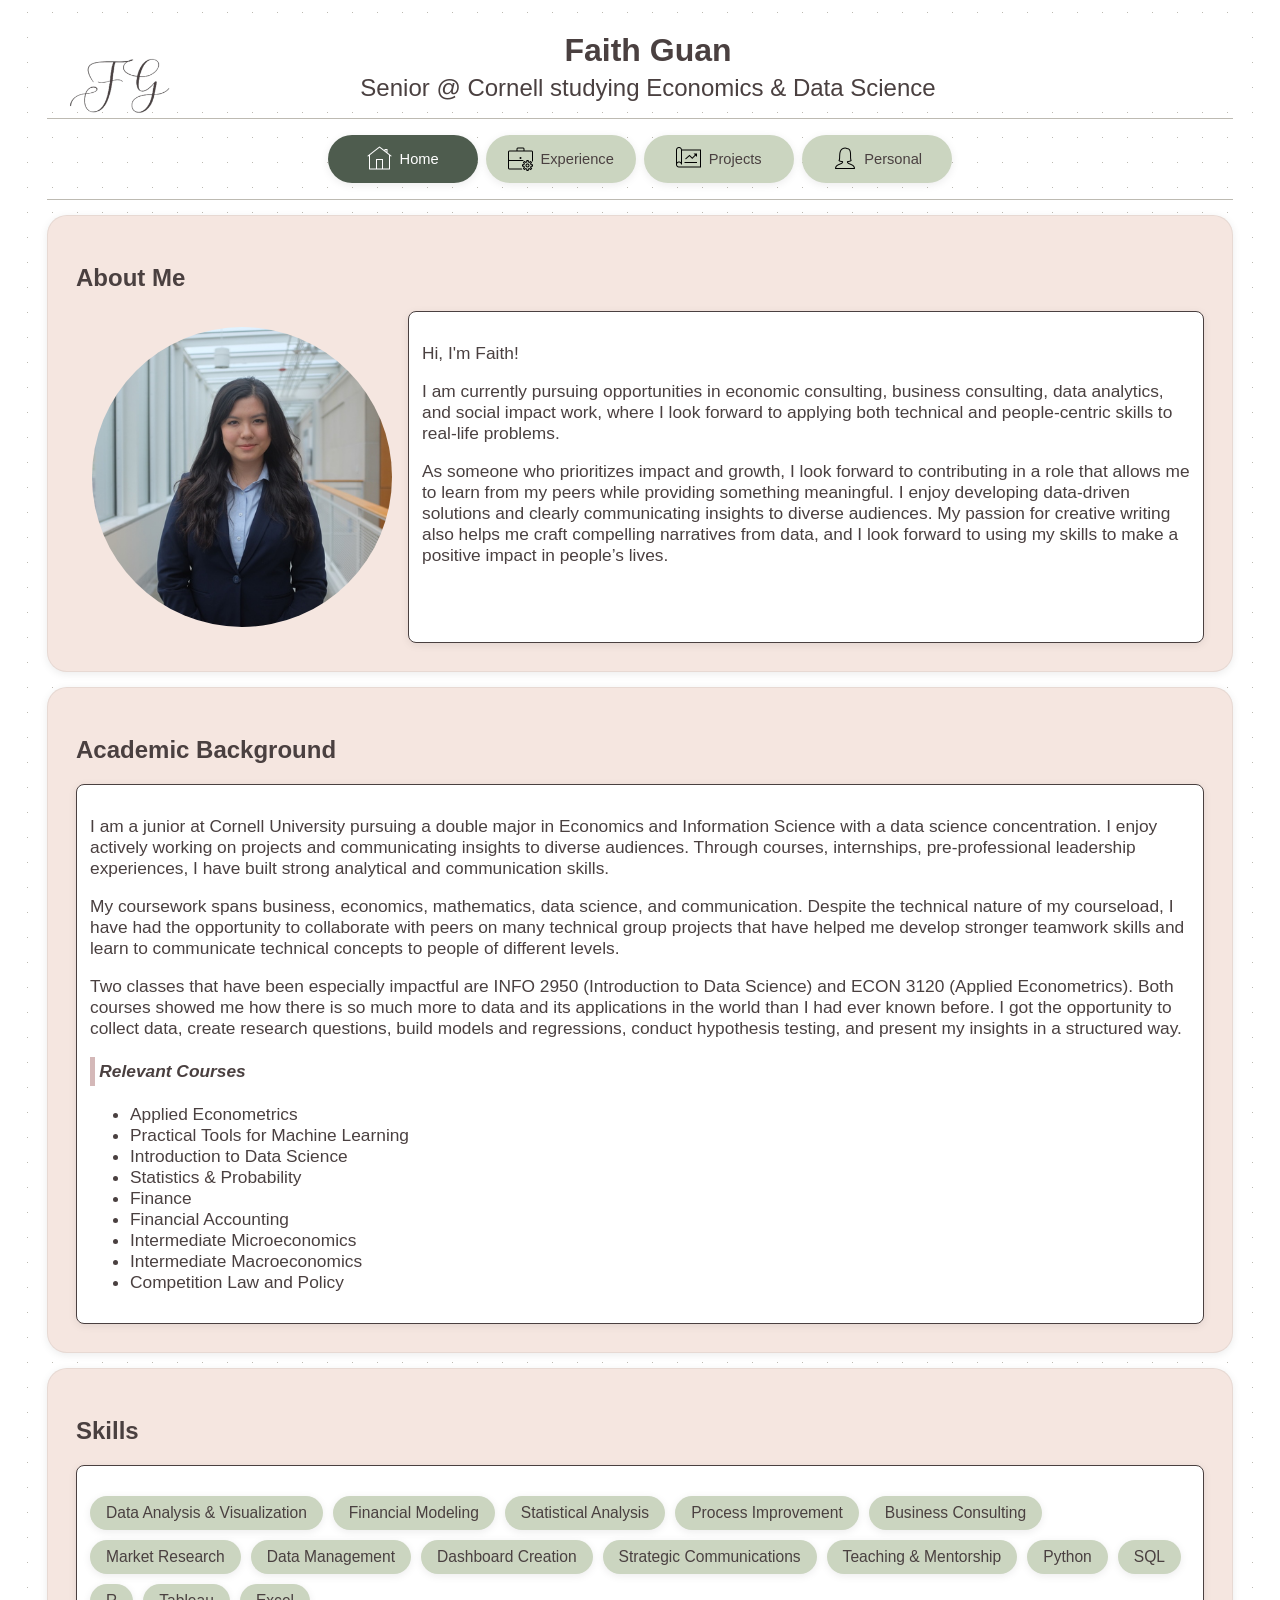
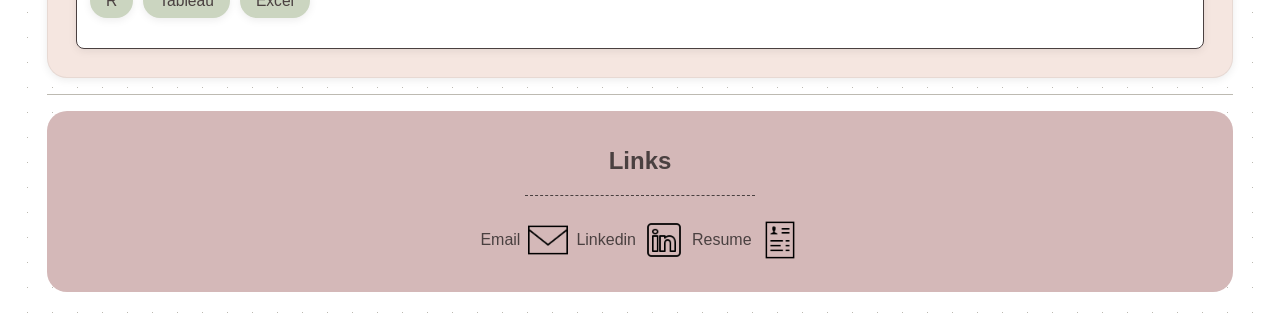
<file: index.html>
<!DOCTYPE html>
<html lang="en">

<head>
    <meta charset="UTF-8">
    <meta name="viewport" content="width=device-width, initial-scale=1.0">
    <title>Faith Guan - Portfolio</title>
    <link rel="stylesheet" href="styles/site.css">
</head>

<body class="body_dot_class">
    <header>
        <div class="top-content">
            <picture>
                <img class="header_logo_image" src="images/tranparent_logo.png" alt="">
            </picture>
            <div class="header_text">
                <h1 class="center">Faith Guan</h1>
                <h2 class="center title_subscript"> Senior @ Cornell studying Economics & Data Science </h2>
            </div>
            <button class="hamburger_design" id="hamburger-button">
                <span class="center hamburger-line"></span>
                <span class="hamburger-line"></span>
                <span class="hamburger-line"></span>
            </button>
        </div>
        <div class="line_div">
        </div>
        <nav class="mobile_nav_styling hidden" id="nav-menu">
            <menu class="center nav_menu_flex">
                <li>
                    <a class="nav_inner_flex active" href="index.html">
                        <picture>
                            <img class="nav_logos_small" src="images/icons8-home-button-50.png" alt="">
                        </picture>Home
                    </a>
                </li>
                <li><a class="nav_inner_flex" href="experience.html">
                        <picture>
                            <img class="nav_logos_small" src="images/icons8-experience-50.png" alt="">
                        </picture>
                        Experience
                    </a></li>
                <li><a class="nav_inner_flex" href="projects.html">
                        <picture>
                            <img class="nav_logos_small" src="images/icons8-project-50.png" alt="">
                        </picture> Projects
                    </a></li>
                <li><a class="nav_inner_flex" href="personal.html">
                        <picture>
                            <img class="nav_logos_small" src="images/icons8-person-50.png" alt="">
                        </picture>Personal
                    </a></li>
            </menu>
        </nav>
    </header>

    <main>
        <p class="page_title center"> Home </p>
        <section class="home_section">
            <h2>About Me</h2>

            <div class="home_aboutme_flex">
                <picture>
                    <img class="home_headshot_img" src="images/home_faith_headshot_info1300.jpg" alt="">
                </picture>
                <div class="div_text_paragraph">
                    <p> Hi, I'm Faith! </p>
                    <p>I am currently pursuing opportunities in economic consulting, business consulting, data analytics, and social impact work, where I look forward to applying both technical and people-centric skills to real-life problems. </p>
                    <p> As someone who prioritizes impact and growth, I look forward to contributing in a role that allows me to learn from my peers while providing something meaningful. I enjoy developing data-driven solutions and clearly communicating insights to diverse audiences. My passion for creative writing also helps me craft compelling narratives from data, and I look forward to using my skills to make a positive impact in people’s lives. </p>
                </div>
                <!--Source: Original Work (Faith Guan)-->
            </div>
        </section>

        <section class="home_section">
            <h2>Academic Background</h2>
            <div class="div_text_paragraph">
                <p>I am a junior at Cornell University pursuing a double major in Economics and Information Science with a data science concentration. I enjoy actively working on projects and communicating insights to diverse audiences. Through courses, internships, pre-professional leadership experiences, I have built strong analytical and communication skills.</p>
                <p>My coursework spans business, economics, mathematics, data science, and communication. Despite the technical nature of my courseload, I have had the opportunity to collaborate with peers on many technical group projects that have helped me develop stronger teamwork skills and learn to communicate technical concepts to people of different levels.</p>
                <p> Two classes that have been especially impactful are INFO 2950 (Introduction to Data Science) and ECON 3120 (Applied Econometrics). Both courses showed me how there is so much more to data and its applications in the world than I had ever known before. I got the opportunity to collect data, create research questions, build models and regressions, conduct hypothesis testing, and present my insights in a structured way. </p>
                <p class="home_special_text"> Relevant Courses </p>
                <ul>
                    <li>Applied Econometrics</li>
                    <li>Practical Tools for Machine Learning </li>
                    <li> Introduction to Data Science </li>
                    <li> Statistics & Probability </li>
                    <li> Finance </li>
                    <li> Financial Accounting </li>
                    <li> Intermediate Microeconomics </li>
                    <li> Intermediate Macroeconomics </li>
                    <li> Competition Law and Policy </li>
                </ul>
            </div>
            <!--Source: Original Work (Faith Guan)-->
        </section>
        <section class="home_section">
            <h2>Skills</h2>
            <div class="div_text_paragraph">
                <ul class="skills_pills_list">
                    <li>Data Analysis & Visualization</li>
                    <li>Financial Modeling</li>
                    <li>Statistical Analysis</li>
                    <li>Process Improvement</li>
                    <li>Business Consulting</li>
                    <li>Market Research</li>
                    <li>Data Management</li>
                    <li>Dashboard Creation</li>
                    <li>Strategic Communications</li>
                    <li>Teaching & Mentorship</li>
                    <li>Python</li>
                    <li>SQL</li>
                    <li>R</li>
                    <li>Tableau</li>
                    <li>Excel</li>
                </ul>
            </div>
            <!--Source: Original Work (Faith Guan)-->
        </section>
        <!--<section class="home_section">
            <h2>Beyond the Resume</h2>
            <div class="div_text_paragraph">
                <p>Growing up, I lived in both the United States and Hong Kong before returning to the US for high school. That experience shaped how I approach learning and work to this day. Studying piano taught me to be detail-oriented and disciplined, carefully working through each note until I had fully mastered a piece.</p>
                <p> Because so much of my education was self-directed, I developed a strong intrinsic motivation to learn. That drive has carried into my academic and professional life, and it is a big part of why I am comfortable setting my own goals, managing my time, and pursuing subjects in depth simply out of curiosity. </p>
            </div>-->
        <!--Source: Original Work (Faith Guan)-->
        </section>
        <div class="line_div">
        </div>
    </main>
    <footer class="footer_class">
        <h2 class="center"> Links </h2>
        <div class="footer_divider"> </div>
        <div class="footer_outer_flex">
            <div class="footer_inner_flex">
                <p> Email</p>
                <a href="mailto:fsg27@cornell.edu">
                    <picture>
                        <img class="footer_image" src="images/icons8-email-50.png" alt="">
                    </picture>
                </a>
            </div>
            <div class="footer_inner_flex">
                <p> Linkedin </p>
                <a href="https://www.linkedin.com/in/faith-guan/">
                    <picture> <img class="footer_image" src="images/icons8-linkedin-50.png" alt=""></picture>
                </a>
            </div>
            <div class="footer_inner_flex">
                <p> Resume </p>
                <a href="images/Faith_Guan_Consulting_Resume_2026.pdf" target="_blank">
                    <picture> <img class="footer_image" src="images/icons8-resume-50.png" alt=""></picture>
                </a>
            </div>
        </div>
        <!--<p class="center"><cite> <a target="_blank" href="https://icons8.com/icon/12580/email">Email</a> icon by <a target="_blank" href="https://icons8.com"> Icons8</a>,<a target="_blank" href="https://icons8.com/icon/447/linkedin"> LinkedIn</a> icon by <a target="_blank" href="https://icons8.com">Icons8</a>, <a target="_blank" href="https://icons8.com/icon/23877/resume"> Resume</a> icon by <a target="_blank" href="https://icons8.com">Icons8</a>, <a target="_blank" href="https://icons8.com/icon/73/home">Home</a> icon by <a target="_blank" href="https://icons8.com">Icons8</a>, <a target="_blank" href="https://icons8.com/icon/123838/briefcase-settings">Experience</a> icon by <a target="_blank" href="https://icons8.com">Icons8</a>, <a target="_blank" href="https://icons8.com/icon/53380/project">Project</a> icon by <a target="_blank" href="https://icons8.com">Icons8</a>, <a target="_blank" href="https://icons8.com/icon/31047/person">Person</a> icon by <a target="_blank" href="https://icons8.com">Icons8</a></cite></p>-->
    </footer>

    <script src="scripts/jquery-3.7.1.js"></script>
    <script src="scripts/hamburger-menu.js"></script>
</body>

</html>
</file>
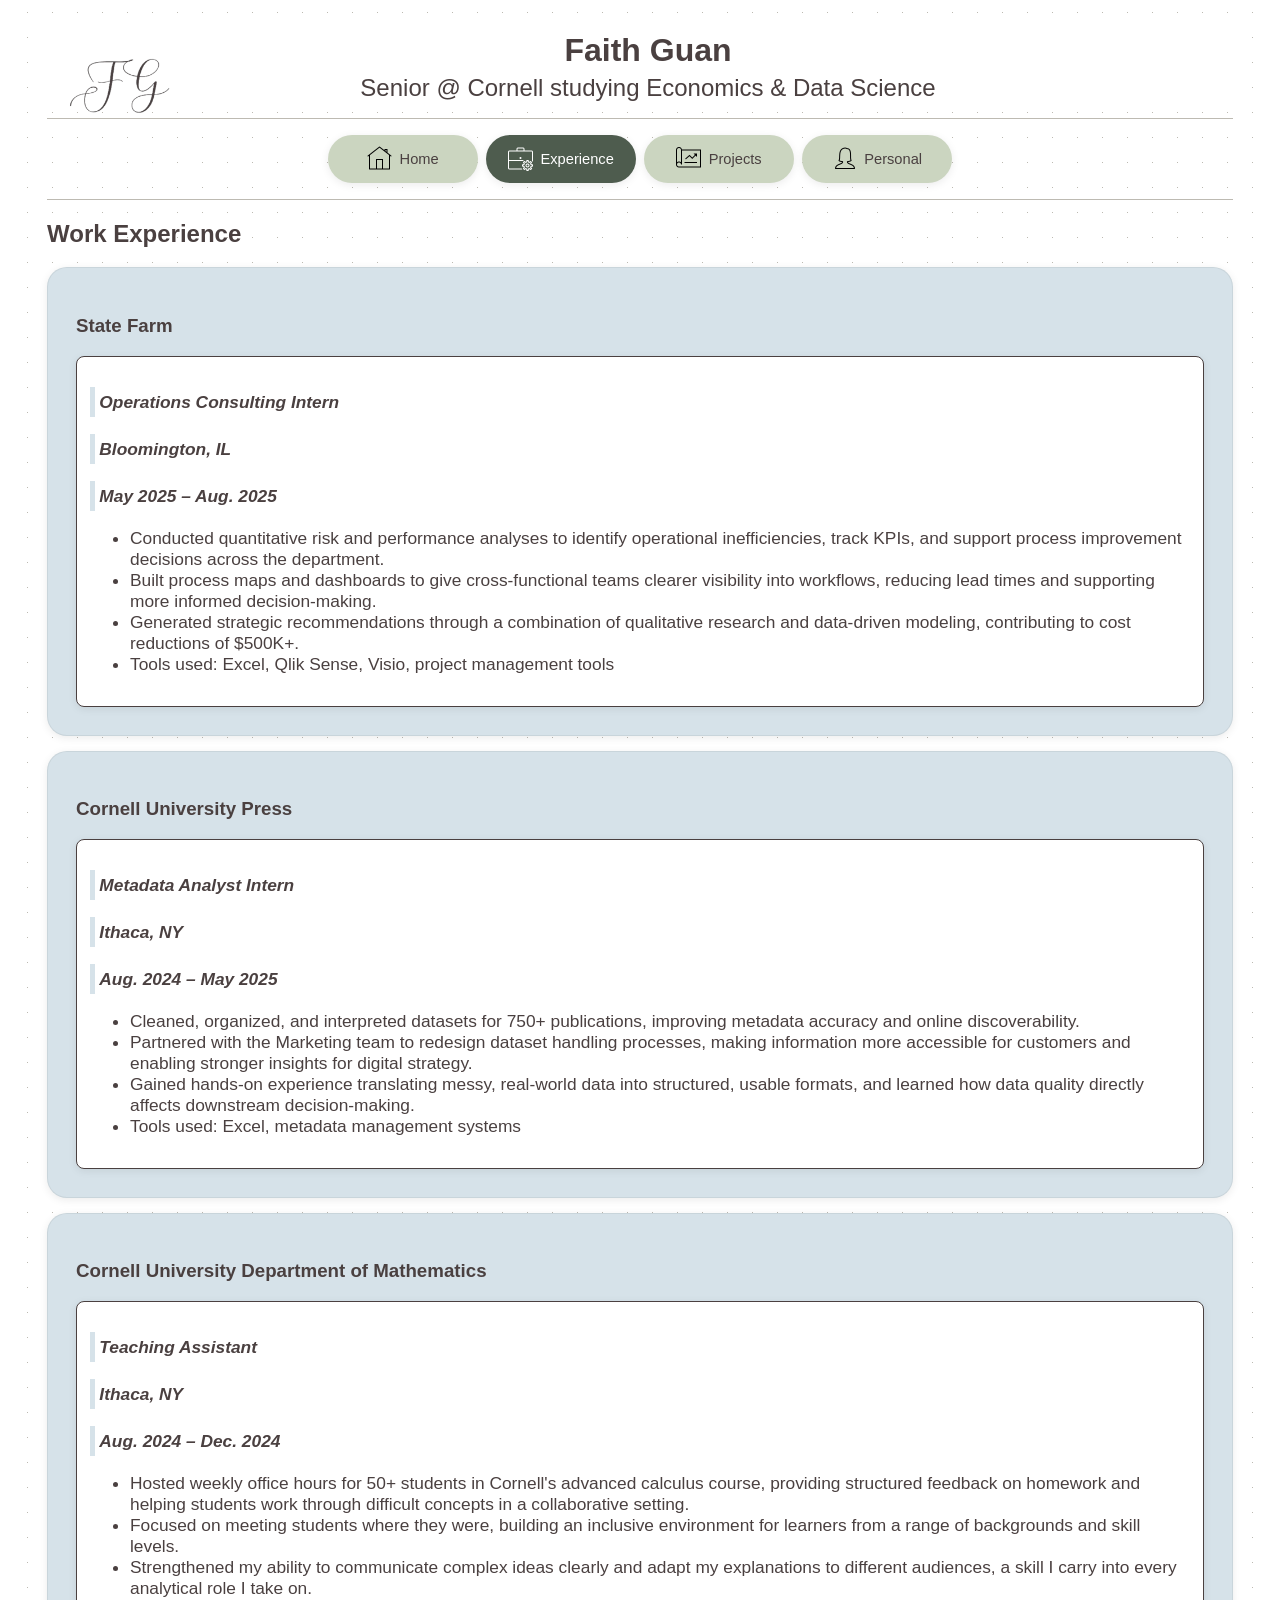
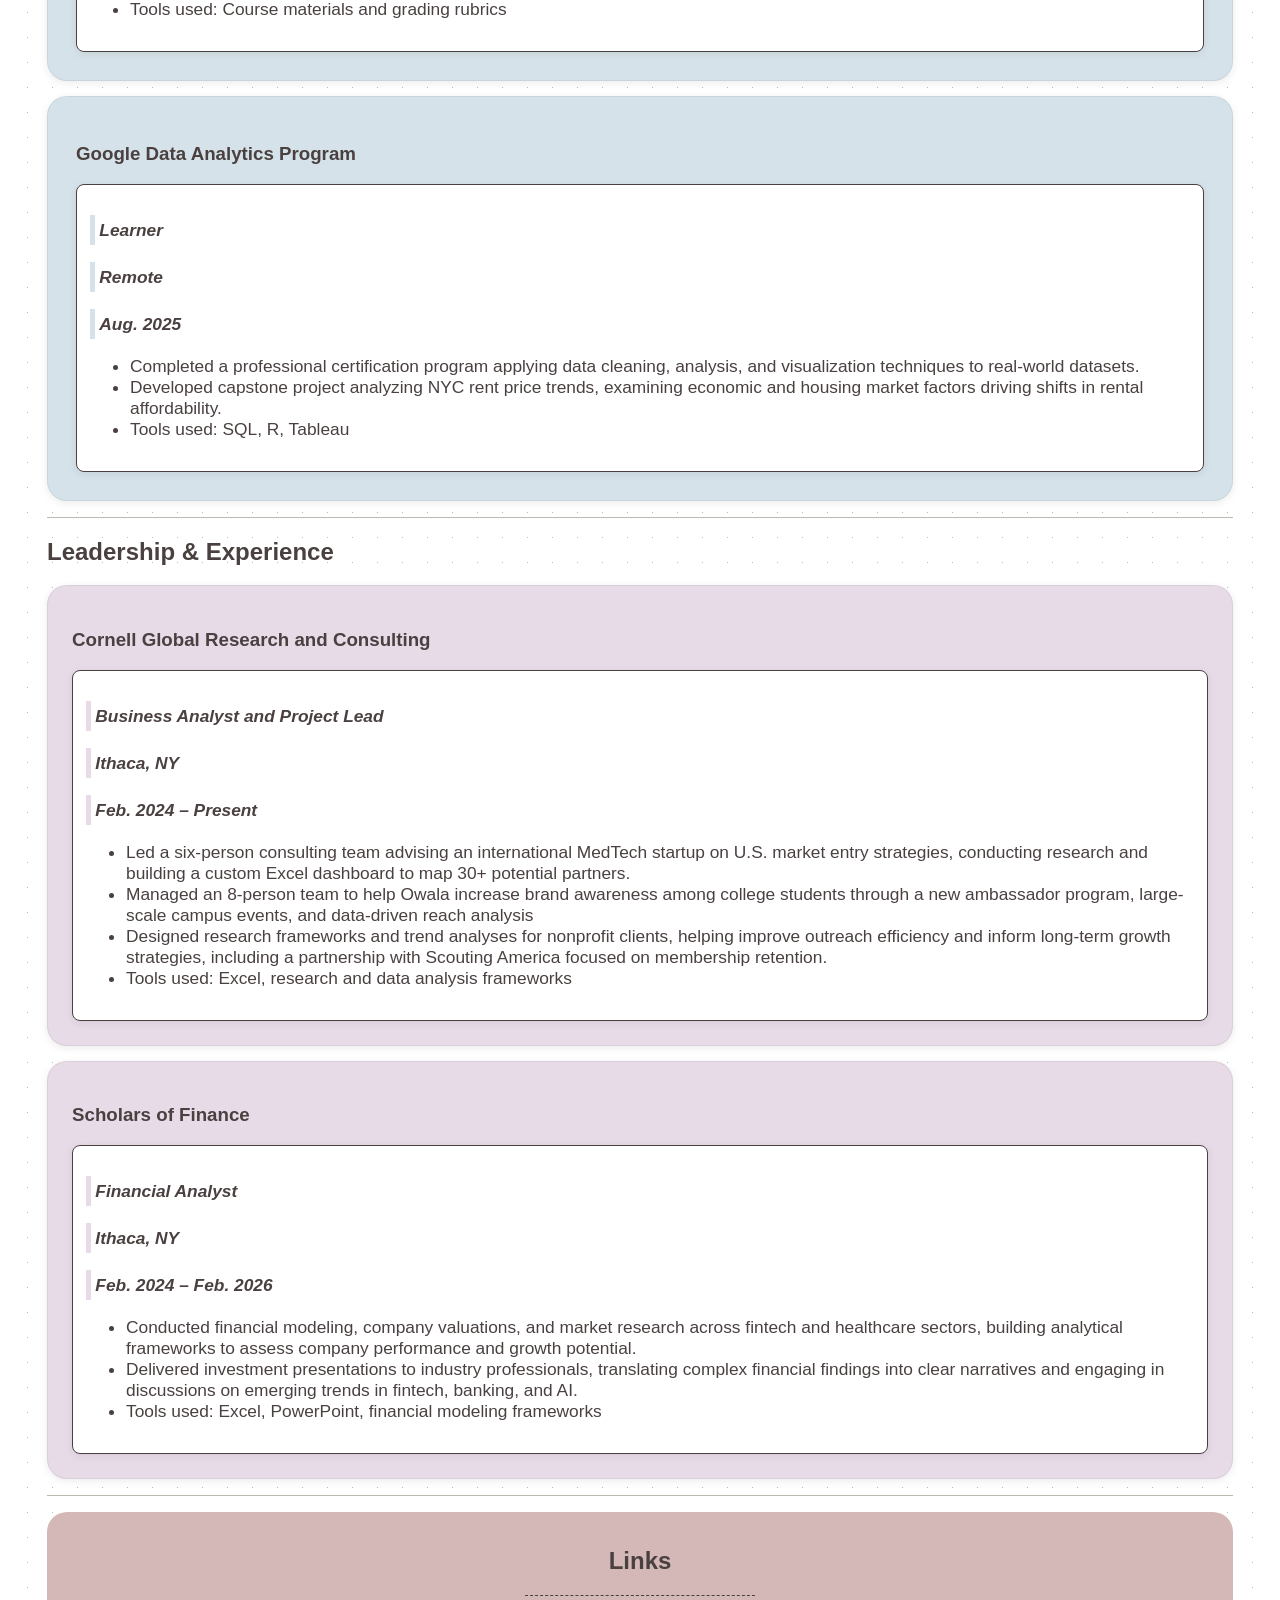
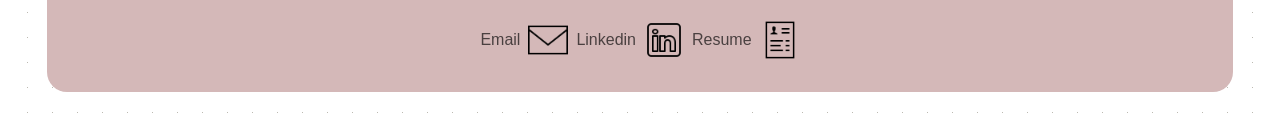
<file: experience.html>
<!DOCTYPE html>
<html lang="en">

<head>
    <meta charset="UTF-8">
    <meta name="viewport" content="width=device-width, initial-scale=1.0">
    <title>Experience</title>
    <link rel="stylesheet" href="styles/site.css">
</head>

<body class="body_dot_class">
    <header>
        <div class="top-content">
            <picture>
                <img class="header_logo_image" src="images/tranparent_logo.png" alt="">
            </picture>
            <div>
                <h1 class="center">Faith Guan</h1>
                <h2 class="center title_subscript"> Senior @ Cornell studying Economics & Data Science </h2>
            </div>
            <!--<button id="hamburger-button">☰</button>-->
            <!--this is fine to do it this way, next week he said lecture on icons-->
            <button class="hamburger_design" id="hamburger-button">
                <span class="center hamburger-line"></span>
                <span class="hamburger-line"></span>
                <span class="hamburger-line"></span>
            </button>
        </div>
        <div class="line_div">
        </div>
        <nav class="mobile_nav_styling hidden" id="nav-menu">
            <menu class="center nav_menu_flex">
                <li>
                    <a class="nav_inner_flex" href="index.html">
                        <picture>
                            <img class="nav_logos_small" src="images/icons8-home-button-50.png" alt="">
                        </picture>Home
                    </a>
                </li>
                <li><a class="nav_inner_flex active" href="experience.html">
                        <picture>
                            <img class="nav_logos_small" src="images/icons8-experience-50.png" alt="">
                        </picture>
                        Experience
                    </a></li>
                <li><a class="nav_inner_flex" href="projects.html">
                        <picture>
                            <img class="nav_logos_small" src="images/icons8-project-50.png" alt="">
                        </picture> Projects
                    </a></li>
                <li><a class="nav_inner_flex" href="personal.html">
                        <picture>
                            <img class="nav_logos_small" src="images/icons8-person-50.png" alt="">
                        </picture>Personal
                    </a></li>
            </menu>
        </nav>
    </header>
    <main>
        <p class="page_title center"> Experience </p>
        <section>
            <h2>Work Experience</h2>
            <section class="exp_section">
                <h3>State Farm</h3>
                <div class="div_text_paragraph">
                    <p class="exp_special_text">Operations Consulting Intern</p>
                    <p class="exp_special_text">Bloomington, IL</p>
                    <p class="exp_special_text">May 2025 – Aug. 2025</p>
                    <ul>
                        <li>Conducted quantitative risk and performance analyses to identify operational inefficiencies, track KPIs, and support process improvement decisions across the department.</li>
                        <li>Built process maps and dashboards to give cross-functional teams clearer visibility into workflows, reducing lead times and supporting more informed decision-making.</li>
                        <li>Generated strategic recommendations through a combination of qualitative research and data-driven modeling, contributing to cost reductions of $500K+.</li>
                        <li>Tools used: Excel, Qlik Sense, Visio, project management tools</li>
                    </ul>
                </div>
                <!--Source: Original Work (Faith Guan)-->
            </section>
            <section class="exp_section">
                <h3>Cornell University Press</h3>
                <div class="div_text_paragraph">
                    <p class="exp_special_text">Metadata Analyst Intern</p>
                    <p class="exp_special_text">Ithaca, NY</p>
                    <p class="exp_special_text">Aug. 2024 – May 2025</p>
                    <ul>
                        <li>Cleaned, organized, and interpreted datasets for 750+ publications, improving metadata accuracy and online discoverability.</li>
                        <li>Partnered with the Marketing team to redesign dataset handling processes, making information more accessible for customers and enabling stronger insights for digital strategy.</li>
                        <li>Gained hands-on experience translating messy, real-world data into structured, usable formats, and learned how data quality directly affects downstream decision-making.</li>
                        <li>Tools used: Excel, metadata management systems</li>
                    </ul>
                </div>
                <!--Source: Original Work (Faith Guan)-->
            </section>
            <section class="exp_section">
                <h3>Cornell University Department of Mathematics</h3>
                <div class="div_text_paragraph">
                    <p class="exp_special_text">Teaching Assistant</p>
                    <p class="exp_special_text">Ithaca, NY</p>
                    <p class="exp_special_text">Aug. 2024 – Dec. 2024</p>
                    <ul>
                        <li>Hosted weekly office hours for 50+ students in Cornell's advanced calculus course, providing structured feedback on homework and helping students work through difficult concepts in a collaborative setting.</li>
                        <li>Focused on meeting students where they were, building an inclusive environment for learners from a range of backgrounds and skill levels.</li>
                        <li>Strengthened my ability to communicate complex ideas clearly and adapt my explanations to different audiences, a skill I carry into every analytical role I take on.</li>
                        <li>Tools used: Course materials and grading rubrics</li>
                    </ul>
                    <!--Source: Original Work (Faith Guan)-->
                </div>
            </section>

            <section class="exp_section">
                <h3>Google Data Analytics Program</h3>
                <div class="div_text_paragraph">
                    <p class="exp_special_text">Learner</p>
                    <p class="exp_special_text">Remote</p>
                    <p class="exp_special_text">Aug. 2025</p>
                    <ul>
                        <li>Completed a professional certification program applying data cleaning, analysis, and visualization techniques to real-world datasets.</li>
                        <li>Developed capstone project analyzing NYC rent price trends, examining economic and housing market factors driving shifts in rental affordability.</li>
                        <li>Tools used: SQL, R, Tableau</li>
                    </ul>
                </div>
                <!--Source: Original Work (Faith Guan)-->
            </section>
            <div class="line_div">
            </div>
        </section>
        <section>
            <h2>Leadership & Experience</h2>
            <section class="club_section">
                <h3>Cornell Global Research and Consulting</h3>
                <div class="div_text_paragraph">
                    <p class="club_special_text">Business Analyst and Project Lead</p>
                    <p class="club_special_text">Ithaca, NY</p>
                    <p class="club_special_text">Feb. 2024 – Present</p>
                    <ul>
                        <li>Led a six-person consulting team advising an international MedTech startup on U.S. market entry strategies, conducting research and building a custom Excel dashboard to map 30+ potential partners.</li>
                        <li>Managed an 8-person team to help Owala increase brand awareness among college students through a new ambassador program, large-scale campus events, and data-driven reach analysis</li>
                        <li>Designed research frameworks and trend analyses for nonprofit clients, helping improve outreach efficiency and inform long-term growth strategies, including a partnership with Scouting America focused on membership retention.</li>

                        <li>Tools used: Excel, research and data analysis frameworks</li>
                    </ul>
                </div>
                <!--Source: Original Work (Faith Guan)-->
            </section>
            <!--Source: Original Work (Faith Guan)-->
            <section class="club_section">
                <h3>Scholars of Finance</h3>
                <div class="div_text_paragraph">
                    <p class="club_special_text">Financial Analyst</p>
                    <p class="club_special_text">Ithaca, NY</p>
                    <p class="club_special_text">Feb. 2024 – Feb. 2026</p>
                    <ul>
                        <li>Conducted financial modeling, company valuations, and market research across fintech and healthcare sectors, building analytical frameworks to assess company performance and growth potential.</li>
                        <li>Delivered investment presentations to industry professionals, translating complex financial findings into clear narratives and engaging in discussions on emerging trends in fintech, banking, and AI.</li>
                        <li>Tools used: Excel, PowerPoint, financial modeling frameworks</li>
                    </ul>
                </div>
                <!--Source: Original Work (Faith Guan)-->
            </section>
            <!--Source: Original Work (Faith Guan)-->
        </section>
        <div class="line_div">
        </div>
    </main>
    <footer class="footer_class">
        <h2 class="center"> Links </h2>
        <div class="footer_divider"> </div>
        <div class="footer_outer_flex">
            <div class="footer_inner_flex">
                <p> Email</p>
                <a href="mailto:fsg27@cornell.edu">
                    <picture>
                        <img class="footer_image" src="images/icons8-email-50.png" alt="">
                    </picture>
                </a>
            </div>
            <div class="footer_inner_flex">
                <p> Linkedin </p>
                <a href="https://www.linkedin.com/in/faith-guan/">
                    <picture> <img class="footer_image" src="images/icons8-linkedin-50.png" alt=""></picture>
                </a>
            </div>
            <div class="footer_inner_flex">
                <p> Resume </p>
                <a href="images/Faith_Guan_Consulting_Resume_2026.pdf" target="_blank">
                    <picture> <img class="footer_image" src="images/icons8-resume-50.png" alt=""></picture>
                </a>
            </div>
        </div>
        <!--<p class="center"><cite> <a target="_blank" href="https://icons8.com/icon/12580/email">Email</a> icon by <a target="_blank" href="https://icons8.com"> Icons8</a>,<a target="_blank" href="https://icons8.com/icon/447/linkedin"> LinkedIn</a> icon by <a target="_blank" href="https://icons8.com">Icons8</a>, <a target="_blank" href="https://icons8.com/icon/23877/resume"> Resume</a> icon by <a target="_blank" href="https://icons8.com">Icons8</a>, <a target="_blank" href="https://icons8.com/icon/73/home">Home</a> icon by <a target="_blank" href="https://icons8.com">Icons8</a>, <a target="_blank" href="https://icons8.com/icon/123838/briefcase-settings">Experience</a> icon by <a target="_blank" href="https://icons8.com">Icons8</a>, <a target="_blank" href="https://icons8.com/icon/53380/project">Project</a> icon by <a target="_blank" href="https://icons8.com">Icons8</a>, <a target="_blank" href="https://icons8.com/icon/31047/person">Person</a> icon by <a target="_blank" href="https://icons8.com">Icons8</a></cite></p>-->
    </footer>
    <script src="scripts/jquery-3.7.1.js"></script>
    <script src="scripts/hamburger-menu.js"></script>
</body>

</html>
</file>
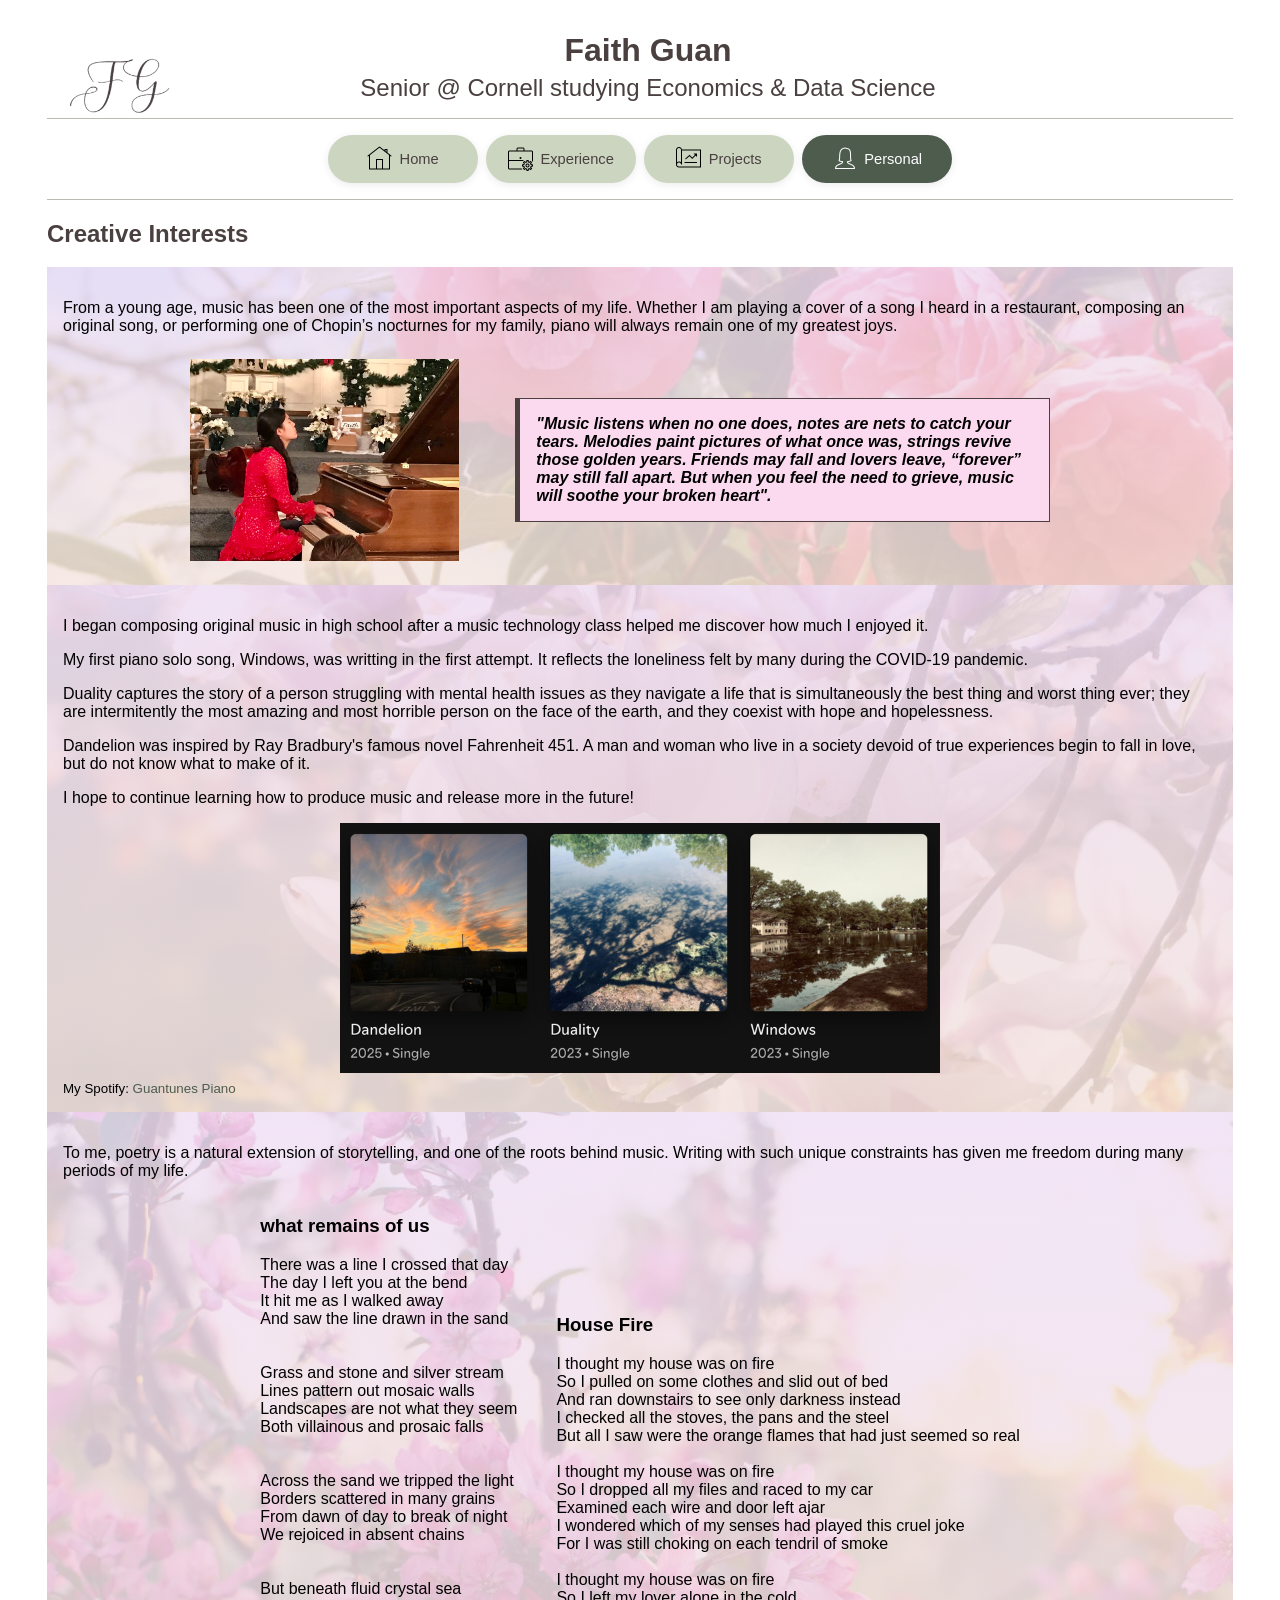
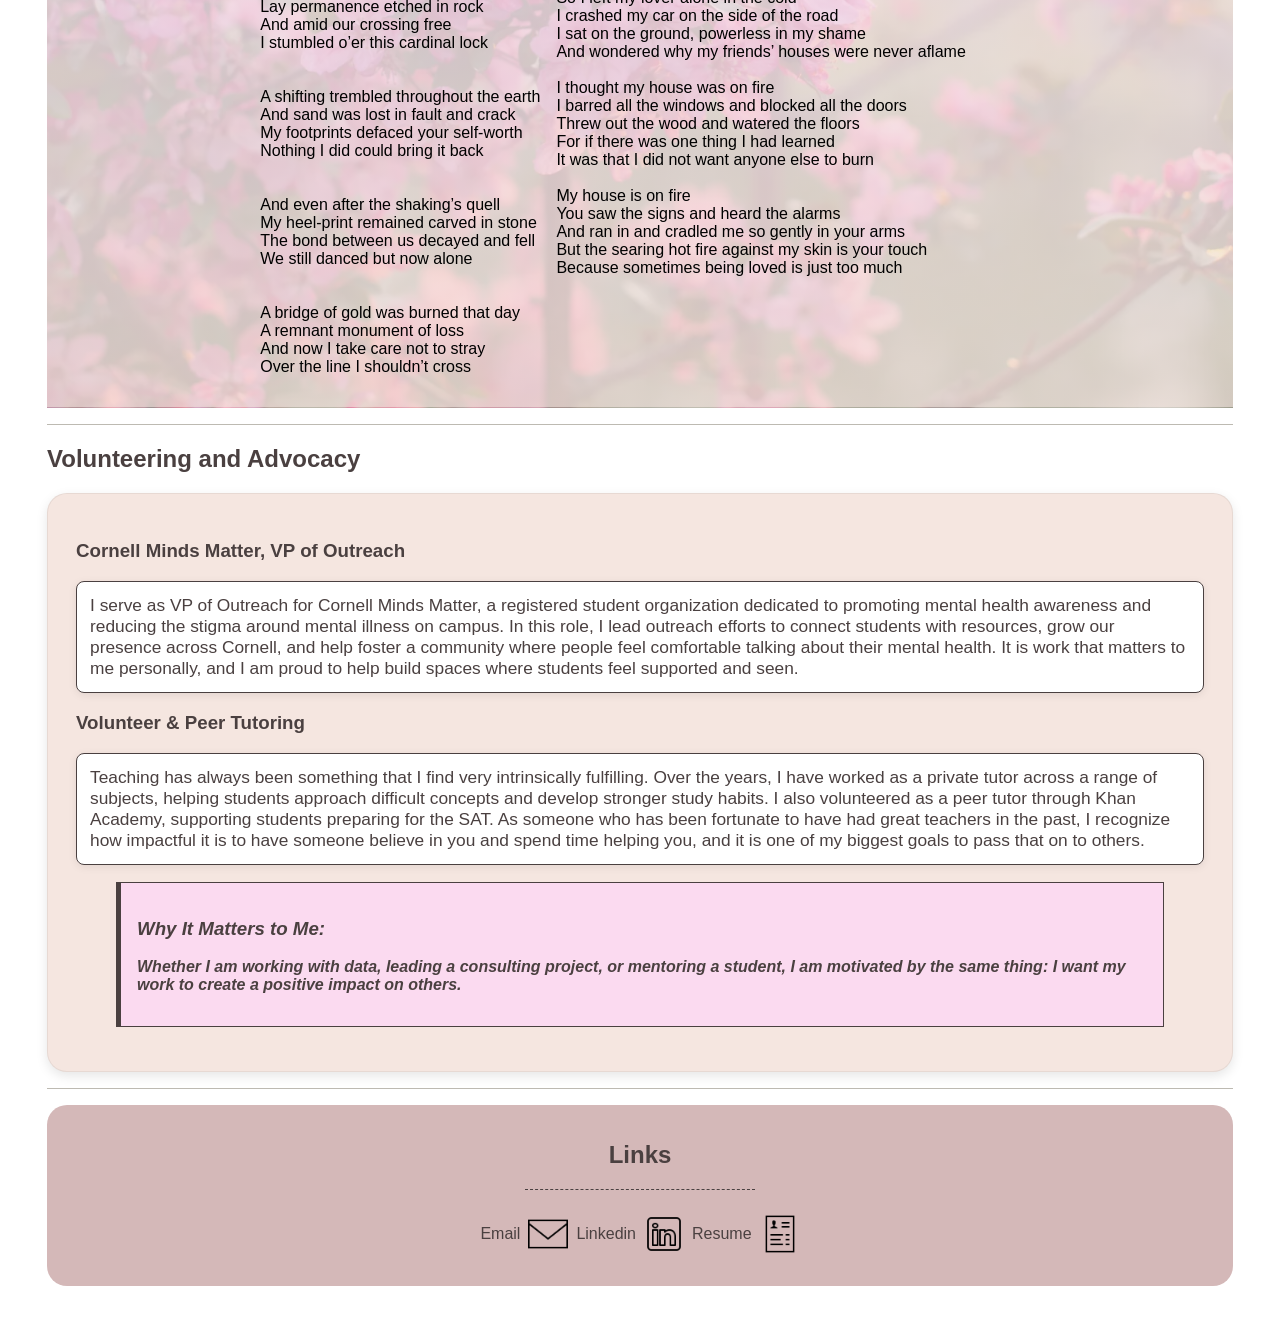
<file: personal.html>
<!DOCTYPE html>
<html lang="en">

<head>
    <meta charset="UTF-8">
    <meta name="viewport" content="width=device-width, initial-scale=1.0">
    <title>Personal</title>
    <link rel="stylesheet" href="styles/site.css">
</head>

<body>
    <header>
        <div class="top-content">
            <picture>
                <img class="header_logo_image" src="images/tranparent_logo.png" alt="">
            </picture>
            <div>
                <h1 class="center">Faith Guan</h1>
                <h2 class="center title_subscript"> Senior @ Cornell studying Economics & Data Science </h2>
            </div>
            <!--<button id="hamburger-button">☰</button>-->
            <!--this is fine to do it this way, next week he said lecture on icons-->
            <button class="hamburger_design" id="hamburger-button">
                <span class="center hamburger-line"></span>
                <span class="hamburger-line"></span>
                <span class="hamburger-line"></span>
            </button>
        </div>
        <div class="line_div">
        </div>
        <nav class="mobile_nav_styling hidden" id="nav-menu">
            <menu class="center nav_menu_flex">
                <li>
                    <a class="nav_inner_flex" href="index.html">
                        <picture>
                            <img class="nav_logos_small" src="images/icons8-home-button-50.png" alt="">
                        </picture>Home
                    </a>
                </li>
                <li><a class="nav_inner_flex" href="experience.html">
                        <picture>
                            <img class="nav_logos_small" src="images/icons8-experience-50.png" alt="">
                        </picture>
                        Experience
                    </a></li>
                <li><a class="nav_inner_flex" href="projects.html">
                        <picture>
                            <img class="nav_logos_small" src="images/icons8-project-50.png" alt="">
                        </picture> Projects
                    </a></li>
                <li><a class="nav_inner_flex active" href="personal.html">
                        <picture>
                            <img class="nav_logos_small" src="images/icons8-person-50.png" alt="">
                        </picture>Personal
                    </a></li>
            </menu>
        </nav>
    </header>
    <main>
        <section>
            <p class="page_title center"> Personal </p>
            <h2>Creative Interests</h2>
            <section class="music_section">
                <p>From a young age, music has been one of the most important aspects of my life. Whether I am playing a cover of a song I heard in a restaurant, composing an original song, or performing one of Chopin’s nocturnes for my family, piano will always remain one of my greatest joys.</p>
                <div class="personal_flex">
                    <picture>
                        <img src="images/personal_piano.jpg" alt="">
                    </picture>
                    <article>
                        <blockquote>"Music listens when no one does,
                            notes are nets to catch your tears.
                            Melodies paint pictures of what once was,
                            strings revive those golden years. Friends may fall and lovers leave,
                            “forever” may still fall apart.
                            But when you feel the need to grieve,
                            music will soothe your broken heart".</blockquote>
                    </article>
                </div>
                <!--Source: Original Work (Faith Guan)-->
                <!--<p class="in-text-cite"> Source: <a href="https://www.housebeautiful.com/uk/garden/plants/g65500044/pink-flowering-trees/"> housebeautiful.com</a> </p>-->
            </section>
            <section class="original_music_section">
                <p> I began composing original music in high school after a music technology class helped me discover how much I enjoyed it.</p>

                <p> My first piano solo song, Windows, was writting in the first attempt. It reflects the loneliness felt by many during the COVID-19 pandemic. </p>

                <p> Duality captures the story of a person struggling with mental health issues as they navigate a life that is simultaneously the best thing and worst thing ever; they are intermitently the most amazing and most horrible person on the face of the earth, and they coexist with hope and hopelessness. </p>

                <p> Dandelion was inspired by Ray Bradbury's famous novel Fahrenheit 451. A man and woman who live in a society devoid of true experiences begin to fall in love, but do not know what to make of it. </p>


                <p> I hope to continue learning how to produce music and release more in the future! </p>
                <figure>
                    <picture>
                        <source srcset="images/spotify_original_work.png" media="(min-width: 700px)">
                        <img src="images/narrow_spotify.png" alt="Screenshot depics original songs on Spotify.">
                    </picture>
                    <figcaption> My Spotify:<a href="https://open.spotify.com/artist/1oozqZ7yIxiAiHS7m3ctyQ?si=8SEyYHtYRMaOWEyO8bw5nw"> Guantunes Piano </a> </figcaption>
                </figure>
                <!--Source: Original Work (Faith Guan)-->
                <!--<p class="in-text-cite"> Source: <a href="https://www.thetreecenter.com/flowering-trees-shrubs-early-spring/?srsltid=AfmBOorlAOn85n7Dj1698QOKrFmf5n2efH3OqEgUvgi4oQ_GZ3ivdR-m"> thetreecenter.com</a> </p>-->
            </section>
            <section class="poem_what_section">
                <p> To me, poetry is a natural extension of storytelling, and one of the roots behind music. Writing with such unique constraints has given me freedom during many periods of my life. </p>
                <div class="personal_flex">
                    <article>
                        <h3>what remains of us</h3>
                        <p class="poem">There was a line I crossed that day
                            The day I left you at the bend
                            It hit me as I walked away
                            And saw the line drawn in the sand


                            Grass and stone and silver stream
                            Lines pattern out mosaic walls
                            Landscapes are not what they seem
                            Both villainous and prosaic falls


                            Across the sand we tripped the light
                            Borders scattered in many grains
                            From dawn of day to break of night
                            We rejoiced in absent chains


                            But beneath fluid crystal sea
                            Lay permanence etched in rock
                            And amid our crossing free
                            I stumbled o’er this cardinal lock


                            A shifting trembled throughout the earth
                            And sand was lost in fault and crack
                            My footprints defaced your self-worth
                            Nothing I did could bring it back


                            And even after the shaking’s quell
                            My heel-print remained carved in stone
                            The bond between us decayed and fell
                            We still danced but now alone


                            A bridge of gold was burned that day
                            A remnant monument of loss
                            And now I take care not to stray
                            Over the line I shouldn’t cross</p>
                    </article>
                    <article>
                        <h3>House Fire</h3>
                        <p class="poem">I thought my house was on fire
                            So I pulled on some clothes and slid out of bed
                            And ran downstairs to see only darkness instead
                            I checked all the stoves, the pans and the steel
                            But all I saw were the orange flames that had just seemed so real

                            I thought my house was on fire
                            So I dropped all my files and raced to my car
                            Examined each wire and door left ajar
                            I wondered which of my senses had played this cruel joke
                            For I was still choking on each tendril of smoke

                            I thought my house was on fire
                            So I left my lover alone in the cold
                            I crashed my car on the side of the road
                            I sat on the ground, powerless in my shame
                            And wondered why my friends’ houses were never aflame

                            I thought my house was on fire
                            I barred all the windows and blocked all the doors
                            Threw out the wood and watered the floors
                            For if there was one thing I had learned
                            It was that I did not want anyone else to burn

                            My house is on fire
                            You saw the signs and heard the alarms
                            And ran in and cradled me so gently in your arms
                            But the searing hot fire against my skin is your touch
                            Because sometimes being loved is just too much</p>
                    </article>
                </div>
                <!--Source: Original Work (Faith Guan)-->
                <!--<p class="in-text-cite"> Source: <a href="https://www.tree-land.com/blog/best-flowering-trees-for-north-texas"> treeland.com</a> </p>-->
            </section>
            <div class="line_div"> </div>
        </section>
        <h2>Volunteering and Advocacy</h2>
        <section class="volunteering_section">
            <article>
                <h3>Cornell Minds Matter, VP of Outreach</h3>
                <p class="div_text_paragraph">I serve as VP of Outreach for Cornell Minds Matter, a registered student organization dedicated to promoting mental health awareness and reducing the stigma around mental illness on campus. In this role, I lead outreach efforts to connect students with resources, grow our presence across Cornell, and help foster a community where people feel comfortable talking about their mental health. It is work that matters to me personally, and I am proud to help build spaces where students feel supported and seen.</p>
            </article>
            <article>
                <h3>Volunteer & Peer Tutoring</h3>
                <p class="div_text_paragraph">Teaching has always been something that I find very intrinsically fulfilling. Over the years, I have worked as a private tutor across a range of subjects, helping students approach difficult concepts and develop stronger study habits. I also volunteered as a peer tutor through Khan Academy, supporting students preparing for the SAT. As someone who has been fortunate to have had great teachers in the past, I recognize how impactful it is to have someone believe in you and spend time helping you, and it is one of my biggest goals to pass that on to others.</p>
            </article>
            <blockquote>
                <h3>Why It Matters to Me:</h3>
                <p>Whether I am working with data, leading a consulting project, or mentoring a student, I am motivated by the same thing: I want my work to create a positive impact on others.</p>
            </blockquote>
            <!--Source: Original Work (Faith Guan)-->
        </section>
        <div class="line_div">
        </div>
    </main>
    <footer class="footer_class">
        <h2 class="center"> Links </h2>
        <div class="footer_divider"> </div>
        <div class="footer_outer_flex">
            <div class="footer_inner_flex">
                <p> Email</p>
                <a href="mailto:fsg27@cornell.edu">
                    <picture>
                        <img class="footer_image" src="images/icons8-email-50.png" alt="">
                    </picture>
                </a>
            </div>
            <div class="footer_inner_flex">
                <p> Linkedin </p>
                <a href="https://www.linkedin.com/in/faith-guan/">
                    <picture> <img class="footer_image" src="images/icons8-linkedin-50.png" alt=""></picture>
                </a>
            </div>
            <div class="footer_inner_flex">
                <p> Resume </p>
                <a href="images/Faith_Guan_Consulting_Resume_2026.pdf" target="_blank">
                    <picture> <img class="footer_image" src="images/icons8-resume-50.png" alt=""></picture>
                </a>
            </div>
        </div>
        <!--<p class="center"><cite> <a target="_blank" href="https://icons8.com/icon/12580/email">Email</a> icon by <a target="_blank" href="https://icons8.com"> Icons8</a>,<a target="_blank" href="https://icons8.com/icon/447/linkedin"> LinkedIn</a> icon by <a target="_blank" href="https://icons8.com">Icons8</a>, <a target="_blank" href="https://icons8.com/icon/23877/resume"> Resume</a> icon by <a target="_blank" href="https://icons8.com">Icons8</a>, <a target="_blank" href="https://icons8.com/icon/73/home">Home</a> icon by <a target="_blank" href="https://icons8.com">Icons8</a>, <a target="_blank" href="https://icons8.com/icon/123838/briefcase-settings">Experience</a> icon by <a target="_blank" href="https://icons8.com">Icons8</a>, <a target="_blank" href="https://icons8.com/icon/53380/project">Project</a> icon by <a target="_blank" href="https://icons8.com">Icons8</a>, <a target="_blank" href="https://icons8.com/icon/31047/person">Person</a> icon by <a target="_blank" href="https://icons8.com">Icons8</a></cite></p>-->
    </footer>
    <script src="scripts/jquery-3.7.1.js"></script>
    <script src="scripts/hamburger-menu.js"></script>
</body>

</html>
</file>
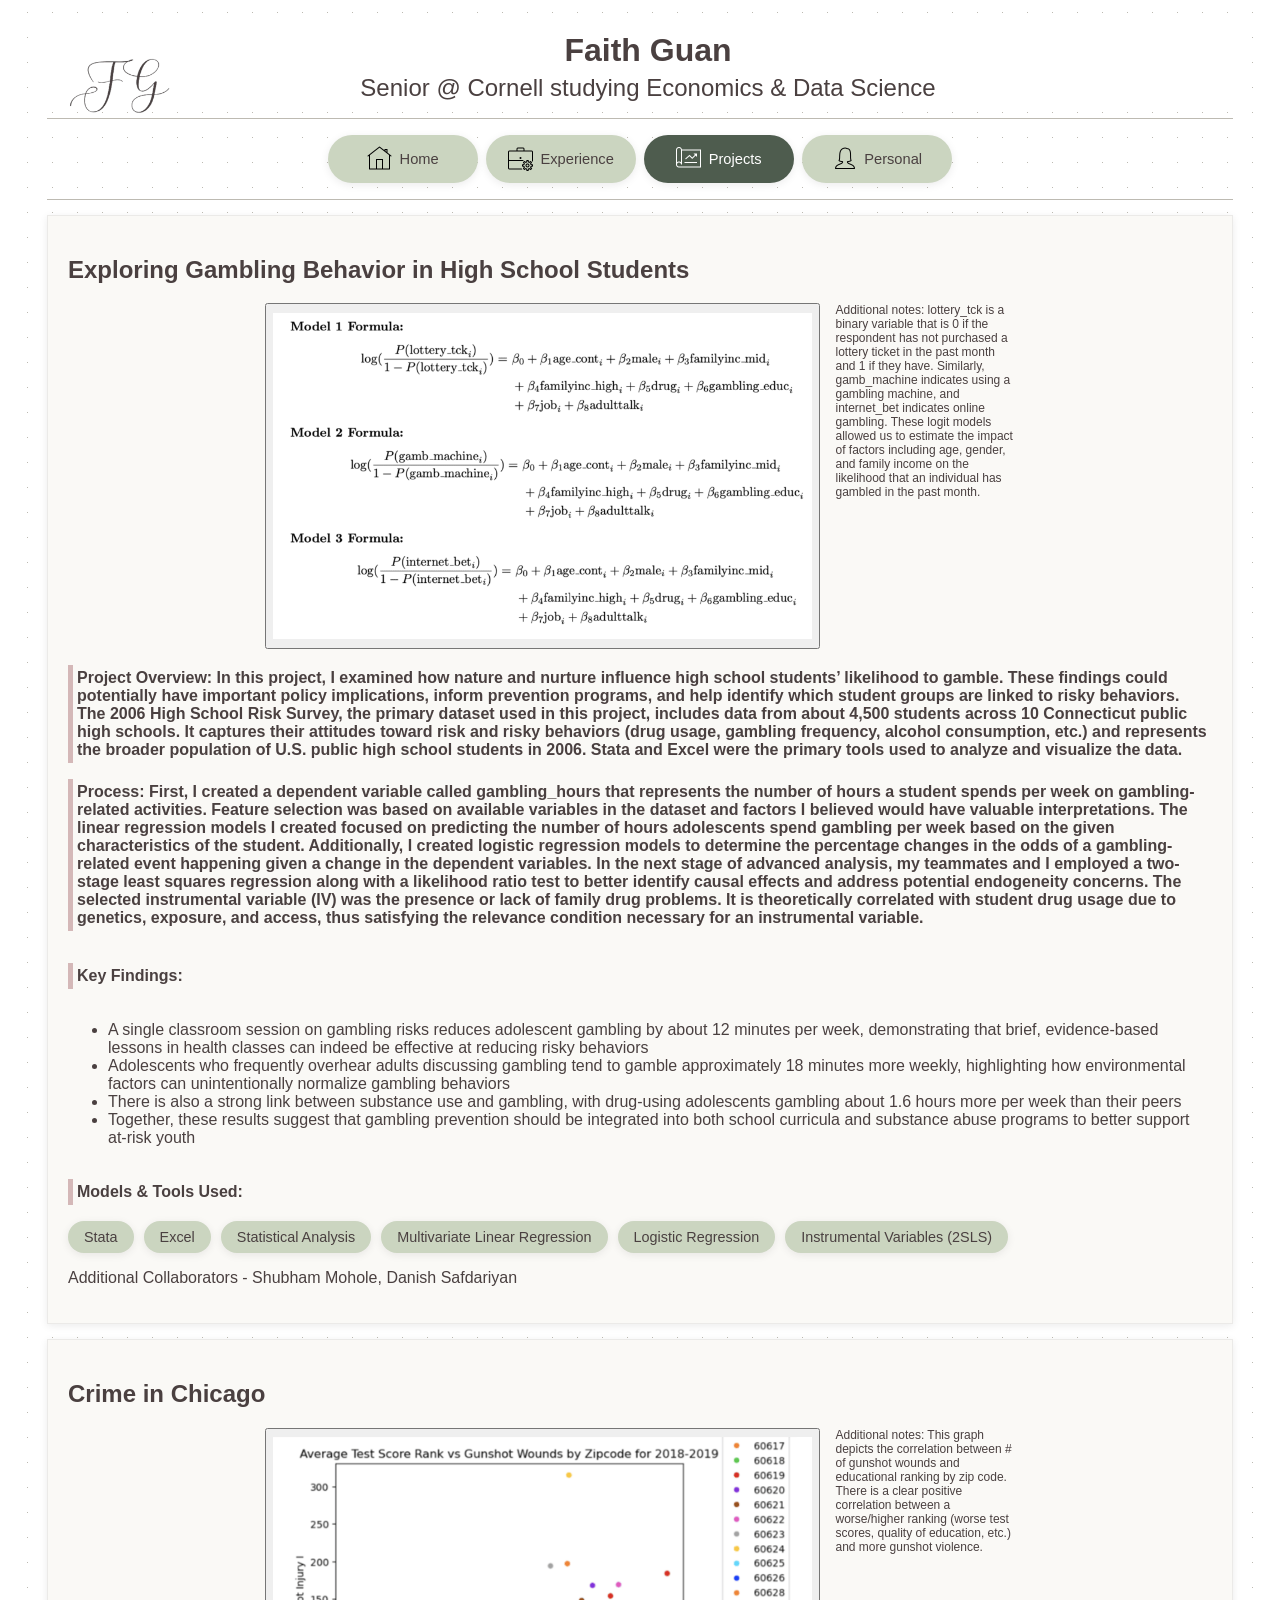
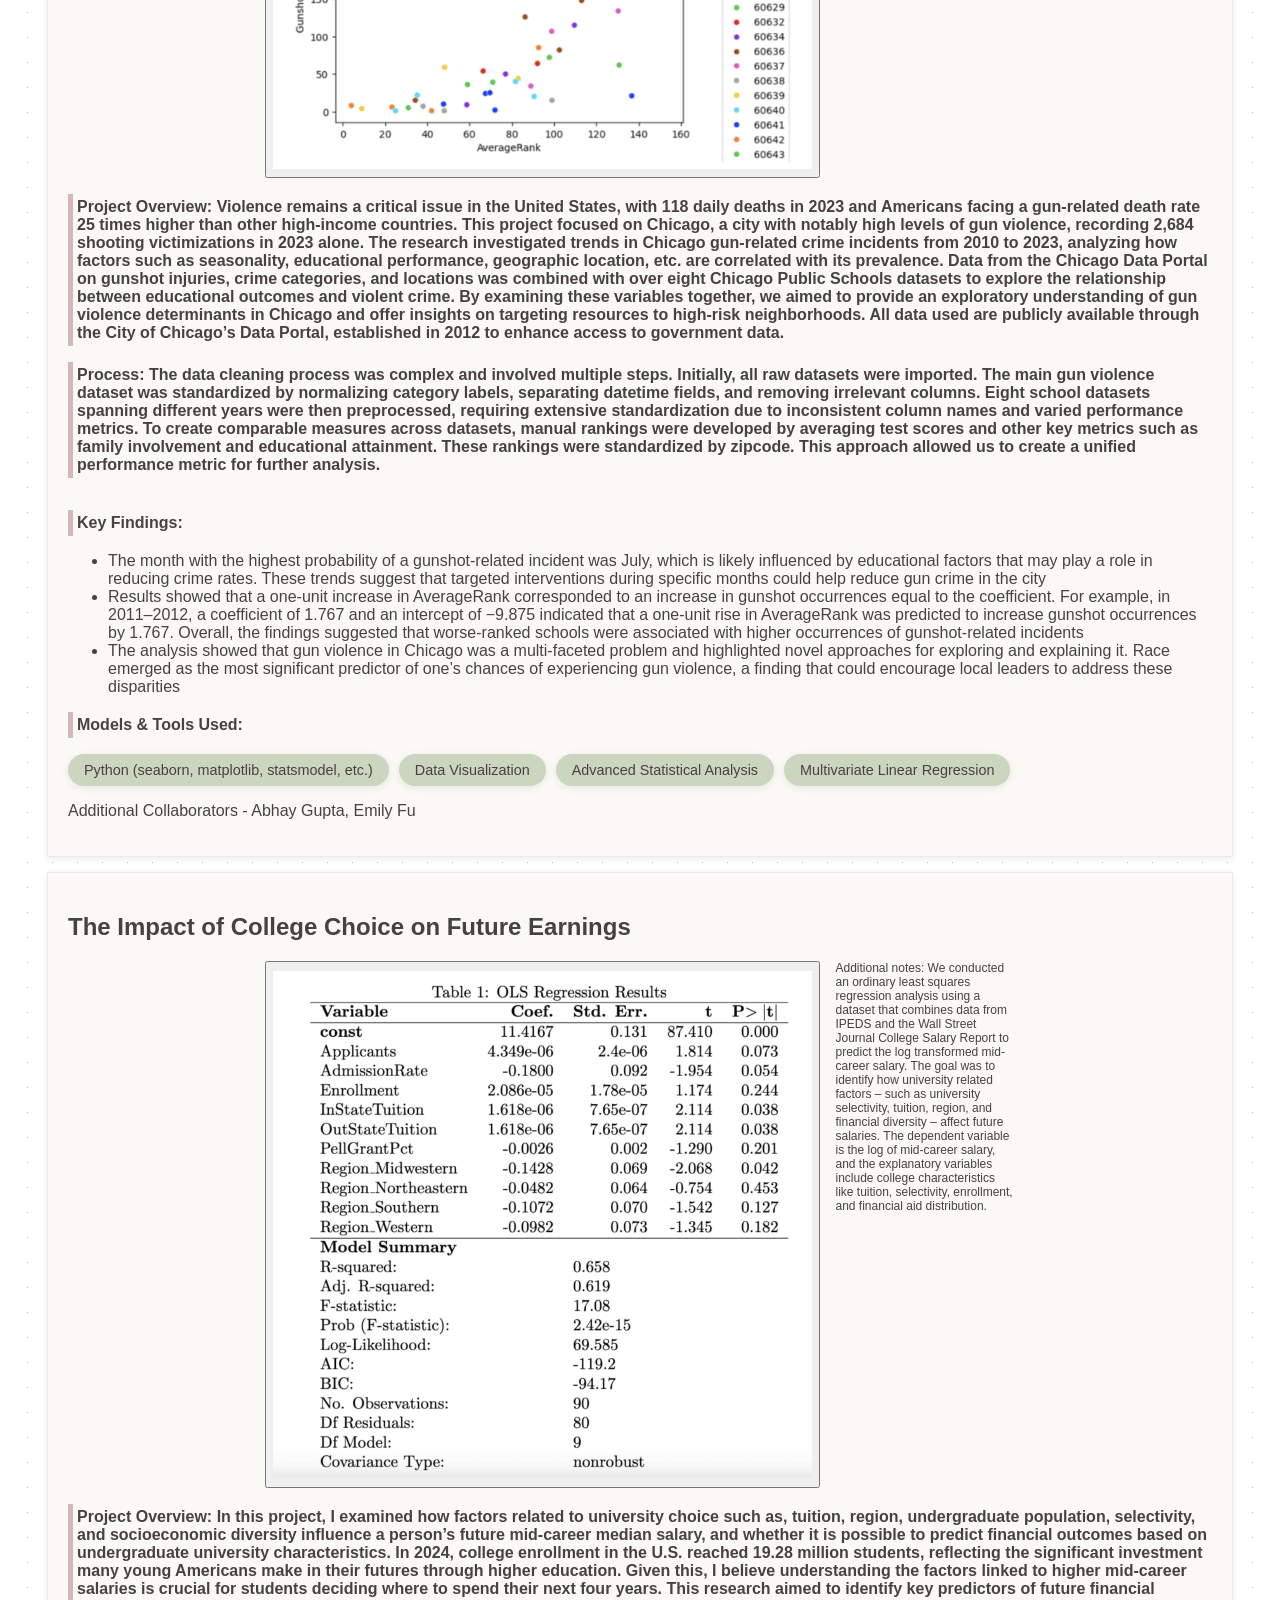
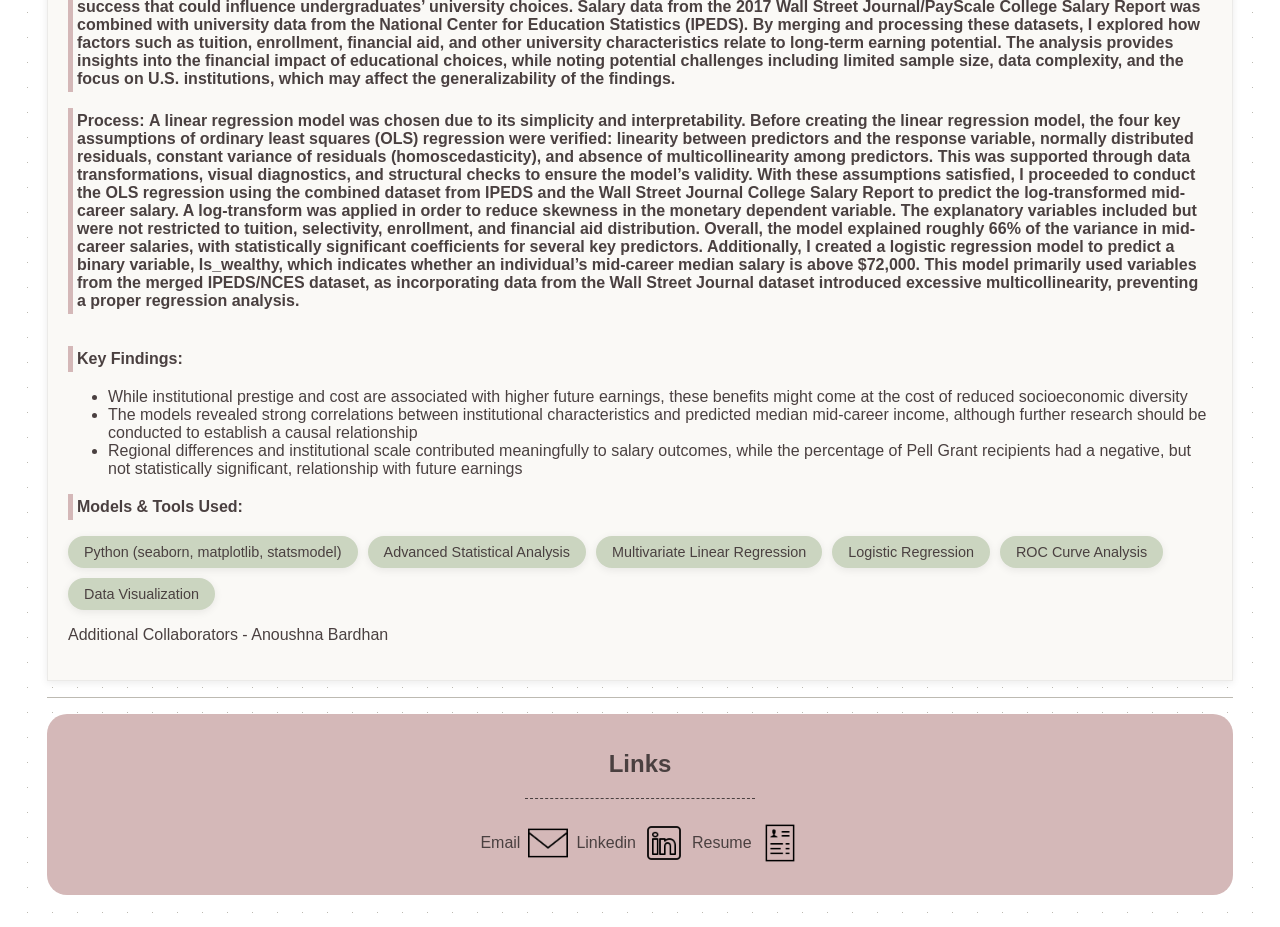
<file: projects.html>
<!DOCTYPE html>
<html lang="en">

<head>
    <meta charset="UTF-8">
    <meta name="viewport" content="width=device-width, initial-scale=1.0">
    <title>Projects</title>
    <link rel="stylesheet" href="styles/site.css">
</head>

<body class="body_dot_class">
    <header>
        <div class="top-content">
            <picture>
                <img class="header_logo_image" src="images/tranparent_logo.png" alt="">
            </picture>
            <div>
                <h1 class="center">Faith Guan</h1>
                <h2 class="center title_subscript"> Senior @ Cornell studying Economics & Data Science </h2>
            </div>
            <!--<button id="hamburger-button">☰</button>-->
            <!--this is fine to do it this way, next week he said lecture on icons-->
            <button class="hamburger_design" id="hamburger-button">
                <span class="center hamburger-line"></span>
                <span class="hamburger-line"></span>
                <span class="hamburger-line"></span>
            </button>
        </div>
        <div class="line_div">
        </div>
        <nav class="mobile_nav_styling hidden" id="nav-menu">
            <menu class="center nav_menu_flex">
                <li>
                    <a class="nav_inner_flex" href="index.html">
                        <picture>
                            <img class="nav_logos_small" src="images/icons8-home-button-50.png" alt="">
                        </picture>Home
                    </a>
                </li>
                <li><a class="nav_inner_flex" href="experience.html">
                        <picture>
                            <img class="nav_logos_small" src="images/icons8-experience-50.png" alt="">
                        </picture>
                        Experience
                    </a></li>
                <li><a class="nav_inner_flex active" href="projects.html">
                        <picture>
                            <img class="nav_logos_small" src="images/icons8-project-50.png" alt="">
                        </picture> Projects
                    </a></li>
                <li><a class="nav_inner_flex" href="personal.html">
                        <picture>
                            <img class="nav_logos_small" src="images/icons8-person-50.png" alt="">
                        </picture>Personal
                    </a></li>
            </menu>
        </nav>
    </header>
    <main>
        <p class="page_title center"> Projects </p>
        <section class="proj_section">
            <h2>Exploring Gambling Behavior in High School Students</h2>
            <div class="project_flex">
                <figure class="figure_flex">
                    <button id="proj-button-1"><img src=" images/gambling_regs.png" alt="This image shows the 3 main regression models used in the report."> </button>
                    <figcaption> Additional notes: lottery_tck is a binary variable that is 0 if the respondent has not purchased a lottery ticket in the past month and 1 if they have. Similarly, gamb_machine indicates using a gambling machine, and internet_bet indicates online gambling. These logit models allowed us to estimate the impact of factors including age, gender, and family income on the likelihood that an individual has gambled in the past month. </figcaption>
                </figure>
                <!--Source: Original Work (Faith Guan)-->
                <div>
                    <p class="proj_special_text"><span class="bold">Project Overview:</span> In this project, I examined how nature and nurture influence high school students’ likelihood to gamble. These findings could potentially have important policy implications, inform prevention programs, and help identify which student groups are linked to risky behaviors. The 2006 High School Risk Survey, the primary dataset used in this project, includes data from about 4,500 students across 10 Connecticut public high schools. It captures their attitudes toward risk and risky behaviors (drug usage, gambling frequency, alcohol consumption, etc.) and represents the broader population of U.S. public high school students in 2006. Stata and Excel were the primary tools used to analyze and visualize the data.</p>
                    <p class="proj_special_text"> <span class="bold"> Process: </span>First, I created a dependent variable called gambling_hours that represents the number of hours a student spends per week on gambling-related activities. Feature selection was based on available variables in the dataset and factors I believed would have valuable interpretations. The linear regression models I created focused on predicting the number of hours adolescents spend gambling per week based on the given characteristics of the student. Additionally, I created logistic regression models to determine the percentage changes in the odds of a gambling-related event happening given a change in the dependent variables. In the next stage of advanced analysis, my teammates and I employed a two-stage least squares regression along with a likelihood ratio test to better identify causal effects and address potential endogeneity concerns. The selected instrumental variable (IV) was the presence or lack of family drug problems. It is theoretically correlated with student drug usage due to genetics, exposure, and access, thus satisfying the relevance condition necessary for an instrumental variable. </p>
                </div>
                <p class="proj_special_text"> <span class="bold">Key Findings: </span></p>
                <ul>
                    <li> A single classroom session on gambling risks reduces adolescent gambling by about 12 minutes per week, demonstrating that brief, evidence-based lessons in health classes can indeed be effective at reducing risky behaviors </li>
                    <li> Adolescents who frequently overhear adults discussing gambling tend to gamble approximately 18 minutes more weekly, highlighting how environmental factors can unintentionally normalize gambling behaviors </li>
                    <li> There is also a strong link between substance use and gambling, with drug-using adolescents gambling about 1.6 hours more per week than their peers </li>
                    <li> Together, these results suggest that gambling prevention should be integrated into both school curricula and substance abuse programs to better support at-risk youth</li>
                </ul>
            </div>
            <p class="proj_special_text"> <span class="bold">Models & Tools Used: </span></p>
            <ul class="skills_pills_list">
                <li>Stata</li>
                <li>Excel</li>
                <li>Statistical Analysis</li>
                <li>Multivariate Linear Regression</li>
                <li>Logistic Regression </li>
                <li>Instrumental Variables (2SLS)</li>
            </ul>

            <p>Additional Collaborators - Shubham Mohole, Danish Safdariyan</p>
            <!--Source: Original Work (Faith Guan)-->
        </section>
        <section class="proj_section">
            <h2>Crime in Chicago</h2>
            <div class="project_flex">
                <figure class="figure_flex">
                    <button id="proj-button-2"><img src=" images/chicago.png" alt="This graph depicts the correlation between # of gunshot wounds and educational ranking by zip code."> </button>
                    <figcaption> Additional notes: This graph depicts the correlation between # of gunshot wounds and educational ranking by zip code. There is a clear positive correlation between a worse/higher ranking (worse test scores, quality of education, etc.) and more gunshot violence. </figcaption>
                </figure>
                <!--Source: Original Work (Faith Guan)-->
                <div>
                    <p class="proj_special_text"> <span class="bold"> Project Overview: </span> Violence remains a critical issue in the United States, with 118 daily deaths in 2023 and Americans facing a gun-related death rate 25 times higher than other high-income countries. This project focused on Chicago, a city with notably high levels of gun violence, recording 2,684 shooting victimizations in 2023 alone. The research investigated trends in Chicago gun-related crime incidents from 2010 to 2023, analyzing how factors such as seasonality, educational performance, geographic location, etc. are correlated with its prevalence. Data from the Chicago Data Portal on gunshot injuries, crime categories, and locations was combined with over eight Chicago Public Schools datasets to explore the relationship between educational outcomes and violent crime. By examining these variables together, we aimed to provide an exploratory understanding of gun violence determinants in Chicago and offer insights on targeting resources to high-risk neighborhoods. All data used are publicly available through the City of Chicago’s Data Portal, established in 2012 to enhance access to government data.</p>
                    <p class="proj_special_text"> <span class="bold"> Process: </span> The data cleaning process was complex and involved multiple steps. Initially, all raw datasets were imported. The main gun violence dataset was standardized by normalizing category labels, separating datetime fields, and removing irrelevant columns. Eight school datasets spanning different years were then preprocessed, requiring extensive standardization due to inconsistent column names and varied performance metrics. To create comparable measures across datasets, manual rankings were developed by averaging test scores and other key metrics such as family involvement and educational attainment. These rankings were standardized by zipcode. This approach allowed us to create a unified performance metric for further analysis.</p>
                </div>
            </div>
            <p class="proj_special_text"> <span class="bold">Key Findings: </span></p>
            <ul>
                <li> The month with the highest probability of a gunshot-related incident was July, which is likely influenced by educational factors that may play a role in reducing crime rates. These trends suggest that targeted interventions during specific months could help reduce gun crime in the city</li>
                <li> Results showed that a one-unit increase in AverageRank corresponded to an increase in gunshot occurrences equal to the coefficient. For example, in 2011–2012, a coefficient of 1.767 and an intercept of −9.875 indicated that a one-unit rise in AverageRank was predicted to increase gunshot occurrences by 1.767. Overall, the findings suggested that worse-ranked schools were associated with higher occurrences of gunshot-related incidents </li>
                <li> The analysis showed that gun violence in Chicago was a multi-faceted problem and highlighted novel approaches for exploring and explaining it. Race emerged as the most significant predictor of one’s chances of experiencing gun violence, a finding that could encourage local leaders to address these disparities</li>
            </ul>
            <p class="proj_special_text"> <span class="bold">Models & Tools Used: </span></p>
            <ul class="skills_pills_list">
                <li>Python (seaborn, matplotlib, statsmodel, etc.)</li>
                <li> Data Visualization </li>
                <li>Advanced Statistical Analysis</li>
                <li>Multivariate Linear Regression</li>
            </ul>
            <p>Additional Collaborators - Abhay Gupta, Emily Fu </p>
            <!--Source: Original Work (Faith Guan)-->
        </section>
        <section class="proj_section">
            <h2>The Impact of College Choice on Future Earnings</h2>
            <div class="project_flex">
                <figure class="figure_flex">
                    <button id="proj-button-3"><img src=" images/college_reg_results.png" alt="This graph depicts the correlation between # of gunshot wounds and educational ranking by zip code."> </button>
                    <figcaption> Additional notes: We conducted an ordinary least squares regression analysis using a dataset that combines data from IPEDS and the Wall Street Journal College Salary Report to predict the log transformed mid-career salary. The goal was to identify how university related factors – such as university selectivity, tuition, region, and financial diversity – affect future salaries. The dependent variable is the log of mid-career salary, and the explanatory variables include college characteristics like tuition, selectivity, enrollment, and financial aid distribution.
                    </figcaption>
                </figure>
                <!--Source: Original Work (Faith Guan)-->
                <div>
                    <p class="proj_special_text"><span class="bold"> Project Overview: </span> In this project, I examined how factors related to university choice such as, tuition, region, undergraduate population, selectivity, and socioeconomic diversity influence a person’s future mid-career median salary, and whether it is possible to predict financial outcomes based on undergraduate university characteristics. In 2024, college enrollment in the U.S. reached 19.28 million students, reflecting the significant investment many young Americans make in their futures through higher education. Given this, I believe understanding the factors linked to higher mid-career salaries is crucial for students deciding where to spend their next four years. This research aimed to identify key predictors of future financial success that could influence undergraduates’ university choices. Salary data from the 2017 Wall Street Journal/PayScale College Salary Report was combined with university data from the National Center for Education Statistics (IPEDS). By merging and processing these datasets, I explored how factors such as tuition, enrollment, financial aid, and other university characteristics relate to long-term earning potential. The analysis provides insights into the financial impact of educational choices, while noting potential challenges including limited sample size, data complexity, and the focus on U.S. institutions, which may affect the generalizability of the findings. </p>
                    <p class="proj_special_text"><span class="bold">Process: </span>
                        A linear regression model was chosen due to its simplicity and interpretability. Before creating the linear regression model, the four key assumptions of ordinary least squares (OLS) regression were verified: linearity between predictors and the response variable, normally distributed residuals, constant variance of residuals (homoscedasticity), and absence of multicollinearity among predictors. This was supported through data transformations, visual diagnostics, and structural checks to ensure the model’s validity.
                        With these assumptions satisfied, I proceeded to conduct the OLS regression using the combined dataset from IPEDS and the Wall Street Journal College Salary Report to predict the log-transformed mid-career salary. A log-transform was applied in order to reduce skewness in the monetary dependent variable. The explanatory variables included but were not restricted to tuition, selectivity, enrollment, and financial aid distribution. Overall, the model explained roughly 66% of the variance in mid-career salaries, with statistically significant coefficients for several key predictors. Additionally, I created a logistic regression model to predict a binary variable, Is_wealthy, which indicates whether an individual’s mid-career median salary is above $72,000. This model primarily used variables from the merged IPEDS/NCES dataset, as incorporating data from the Wall Street Journal dataset introduced excessive multicollinearity, preventing a proper regression analysis.</p>
                </div>
            </div>
            <p class="proj_special_text"> <span class="bold">Key Findings: </span></p>
            <ul>
                <li> While institutional prestige and cost are associated with higher future earnings, these benefits might come at the cost of reduced socioeconomic diversity</li>
                <li>The models revealed strong correlations between institutional characteristics and predicted median mid-career income, although further research should be conducted to establish a causal relationship </li>
                <li> Regional differences and institutional scale contributed meaningfully to salary outcomes, while the percentage of Pell Grant recipients had a negative, but not statistically significant, relationship with future earnings</li>
            </ul>
            <p class="proj_special_text"> <span class="bold">Models & Tools Used: </span></p>
            <ul class="skills_pills_list">
                <li>Python (seaborn, matplotlib, statsmodel)</li>
                <li>Advanced Statistical Analysis</li>
                <li>Multivariate Linear Regression</li>
                <li> Logistic Regression </li>
                <li> ROC Curve Analysis </li>
                <li> Data Visualization </li>
            </ul>
            <p>Additional Collaborators - Anoushna Bardhan</p>
            <!--Source: Original Work (Faith Guan)-->
        </section>
        <div class=" line_div">
        </div>
        <!--Key notes: I followed the hint in the instructions given, which is, which parts of the modal inner content get unhidden upon clicking will depend on what project cards get clicked on later. This was approved by Prof. Westwater, with whom I discussed this idea.-->
        <div id="modal-overlay" class="hidden">
            <dialog id="project-modal">
                <button id="modal-close">X</button>
                <div id="modal-content-1" class="hidden">
                    <p> The results revealed how a single classroom session on gambling risks reduces adolescent gambling by about 12 minutes per week, demonstrating that brief, evidence-based lessons in health classes can indeed be effective at reducing risky behaviors. Adolescents who frequently overhear adults discussing gambling tend to gamble approximately 18 minutes more weekly, highlighting how environmental factors can unintentionally normalize gambling behaviors. There is also a strong link between substance use and gambling, with drug-using adolescents gambling about 1.6 hours more per week than their peers. The following table summarizes several OLS regression results and reveals which model features are statistically significant for the dependent variable, hours gambled per week:
                    </p>
                    <figure>
                        <img class="modal_image" src="images/gambling_OLS_regs.png" alt="This image shows 2 OLS regressions used">
                    </figure>
                    <p> The logit models revealed that family income’s effect on gambling behavior varies across models. In the first two models, the difference between high and low-income students is not statistically significant, with Model 2 showing a slight 2% increase in gambling odds for wealthier students, possibly due to greater disposable income. In Model 3, high family income becomes statistically significant, indicating its influence on specific gambling behaviors. Among nurture factors, being from a middle-income family significantly reduces the odds of gambling, while exposure to adults discussing gambling increases those odds. However, gender, representing a nature/biological factor, consistently has the strongest impact across all models with males being associated with a higher odds of gambling compared to females. </p>
                    <figure>
                        <img class="modal_image" src=" images/gambling_regs.png" alt="This image shows the 3 main regression models used in the report.">
                    </figure>
                </div>
                <div id="modal-content-2" class="hidden">
                    <figure>
                        <img class="modal_image" src=" images/chicago.png" alt="This graph depicts the correlation between # of gunshot wounds and educational ranking by zip code.">
                    </figure>
                    <p> This scatter plot visualizes the relationship between educational ranking and gunshot injury frequency across Chicago zip codes for the 2018-2019 school year. Each colored dot represents a different zip code. The x-axis shows AverageRank, where a higher number indicates worse educational performance (lower test scores, weaker school quality metrics). The y-axis shows the number of gunshot injuries recorded in that zip code. The upward trend from left to right confirms a positive correlation — zip codes with worse educational rankings tend to experience higher rates of gun violence. This pattern held consistently across multiple years in our analysis, suggesting that educational outcomes and neighborhood safety are meaningfully linked. Notably, a small number of zip codes (such as the outlier near rank 100 with over 300 gunshot injuries) experienced disproportionately high violence regardless of educational rank, pointing to the influence of additional socioeconomic factors beyond education alone. </p>
                    <p> The following questions motivated the regression models we constructed: </p>

                    <p class="proj_special_text">Subquestion 1: How do the months of the year differ in terms of the probability of gun violence which occurs in that month?</p>

                    <p class="proj_special_text"> Subquestion 2: How does a zipcode's test-based academic ranking affect the frequency of gun violence in that zipcode </p>
                    <p> Regarding subquestion 1, we chose to run a multivariate linear regression with the inputs being binary variables for each month. There were 11 binary variables total and the reference variable was January. Since each indicator variable was binary, that just means the coefficient tells us how the probability of a gunshot-related incident changes when the month changes from January to another month. Our analysis revealed that the month with the highest probability of a gunshot-related incident was July, which is likely influenced by educational factors that may play a role in reducing crime rates.

                        Regarding subquestion 2, we hypothesized that there was a positive linear relationship between the frequency of gunshot violence and higher educational rank (indicating worse test scores). Using a linear regression model, we analyzed the effect of “AverageRank” on gunshot violence frequency, writing a function to run the process for each year. We first used scikit-learn to split each year’s data into a training set (80%) and a test set (20%), calculated the coefficient and intercept, and confirmed through residual plots that the data was randomly distributed and not heteroskedastic. We then used statsmodels OLS regression to assess statistical significance. For every year, the p-value of the coefficient was under 0.05 and close to 0, supporting rejection of the null hypothesis. Model performance was evaluated with RMSE and MAE for the test set and through six-fold cross-validation, with low values indicating good generalization. Results showed that a one-unit increase in AverageRank corresponded to an increase in gunshot occurrences equal to the coefficient. For example, in 2011–2012, a coefficient of 1.767 and an intercept of −9.875 indicated that a one-unit rise in AverageRank was predicted to increase gunshot occurrences by 1.767. Overall, the findings suggested that lower ranked schools were associated with higher occurrences of gunshot-related incidents. </p>
                </div>
                <div id="modal-content-3" class="hidden">
                    <p> A linear regression model was chosen due to its simplicity and interpretability. Before creating the linear regression model, the four key assumptions of ordinary least squares (OLS) regression were verified: linearity between predictors and the response variable, normally distributed residuals, constant variance of residuals (homoscedasticity), and absence of multicollinearity among predictors. This was supported through data transformations, visual diagnostics, and structural checks to ensure the model’s validity. The below visualizations illustrate how the key assumptions of linear regression were satisfied: </p>
                    <figure>
                        <img class="modal_image" src="images/linear_assumptions_image.png" alt="This image shows visualizations that tested assumptions of linear regression">
                    </figure>
                    <p>With these assumptions satisfied, I proceeded to conduct the OLS regression using the combined dataset from IPEDS and the Wall Street Journal College Salary Report to predict the log-transformed mid-career salary. A log-transform was applied in order to reduce skewness in the monetary dependent variable. The explanatory variables included but were not restricted to tuition, selectivity, enrollment, and financial aid distribution. The linear regression model revealed that lower admission rates and higher tuition were positively associated with higher mid-career salaries, supporting the idea that more selective and better-resourced institutions provide long-term economic benefits. Additionally, regional differences and institutional scale contributed meaningfully to salary outcomes, while the percentage of Pell Grant recipients had a negative, but not statistically significant, relationship with future earnings. Overall, the model explained roughly 66% of the variance in mid-career salaries, with statistically significant coefficients for several key predictors. </p>

                    <p>Additionally, I created a logistic regression model to predict a binary variable, Is_wealthy, which indicates whether an individual’s mid-career median salary is above $72,000. This model primarily used variables from the merged IPEDS/NCES dataset, as incorporating data from the Wall Street Journal dataset introduced excessive multicollinearity, preventing a proper regression analysis. </p>

                    <p> I then evaluated model accuracy in predicting future wealth using two ROC curves. The in-sample curve demonstrates performance on the training data, while the second used a 60/40 train-test split. The 2nd ROC curve attained an AUC of 0.97, indicating strong predictive ability. However, the high in-sample score strongly suggested the presence of overfitting, and the limited test data size affected the reliability/generalizability of results. Future analysis with larger datasets and cross-validation is recommended to improve model robustness. Despite limitations, the model performed well given the available data. </p>
                </div>
            </dialog>
        </div>
    </main>
    <footer class="footer_class">
        <h2 class="center"> Links </h2>
        <div class="footer_divider"> </div>
        <div class="footer_outer_flex">
            <div class="footer_inner_flex">
                <p> Email</p>
                <a href="mailto:fsg27@cornell.edu">
                    <picture>
                        <img class="footer_image" src="images/icons8-email-50.png" alt="">
                    </picture>
                </a>
            </div>
            <div class="footer_inner_flex">
                <p> Linkedin </p>
                <a href="https://www.linkedin.com/in/faith-guan/">
                    <picture> <img class="footer_image" src="images/icons8-linkedin-50.png" alt=""></picture>
                </a>
            </div>
            <div class="footer_inner_flex">
                <p> Resume </p>
                <a href="images/Faith_Guan_Consulting_Resume_2026.pdf" target="_blank">
                    <picture> <img class="footer_image" src="images/icons8-resume-50.png" alt=""></picture>
                </a>
            </div>
        </div>
        <!--<p class="center"><cite> <a target="_blank" href="https://icons8.com/icon/12580/email">Email</a> icon by <a target="_blank" href="https://icons8.com"> Icons8</a>,<a target="_blank" href="https://icons8.com/icon/447/linkedin"> LinkedIn</a> icon by <a target="_blank" href="https://icons8.com">Icons8</a>, <a target="_blank" href="https://icons8.com/icon/23877/resume"> Resume</a> icon by <a target="_blank" href="https://icons8.com">Icons8</a>, <a target="_blank" href="https://icons8.com/icon/73/home">Home</a> icon by <a target="_blank" href="https://icons8.com">Icons8</a>, <a target="_blank" href="https://icons8.com/icon/123838/briefcase-settings">Experience</a> icon by <a target="_blank" href="https://icons8.com">Icons8</a>, <a target="_blank" href="https://icons8.com/icon/53380/project">Project</a> icon by <a target="_blank" href="https://icons8.com">Icons8</a>, <a target="_blank" href="https://icons8.com/icon/31047/person">Person</a> icon by <a target="_blank" href="https://icons8.com">Icons8</a></cite></p>-->
    </footer>
    <script src="scripts/jquery-3.7.1.js"></script>
    <script src="scripts/modal.js"></script>
    <script src="scripts/hamburger-menu.js"></script>
</body>

</html>
</file>
<file: styles/site.css>
/*!!!!!!!!!!!!!!!!!!!!!!!!!!!!!!!!!!!!!!!!!!!!!!!!!!!!!!!!!!!!!!!!!!!!!!!!!!!!!!!!!!!!!!!!!!!!*/
/*BASIC mobile-first/narrow setup*/
html {
    box-sizing: border-box;
    background-color: #FFFFFF;
}

*,
*::before,
*::after {
    box-sizing: inherit;
}

/*note this was given in a previoisu assigment and is therefore a course resource*/
/*general basic fonts, colors, sizes*/
body {
    color: #4a4040;
    font-family: 'Gill Sans', 'Gill Sans MT', Calibri, 'Trebuchet MS', sans-serif;
    padding: 2em;
    /*I know this is technically responsive BUT instructions said to make sure the body had a max-width to ensure usability*/
    max-width: 1250px;
    margin: 0 auto;
}

.body_dot_class {
    background-image: radial-gradient(#bdbab2 0.8px, transparent 0.8px);
    background-size: 25px 25px;
    /*cite: https://css-irl.info/css-halftone-patterns/*/
}

.title_subscript {
    font-weight: 300;
    margin: 0;
}

nav menu li a,
.div_text_paragraph {
    box-shadow: 0 2px 8px rgba(0, 0, 0, 0.08);
}

/*mobile-first image settings*/
img {
    display: block;
    width: 100%;
    max-width: 600px;
    margin: 0.5em auto;
}

/*styling nav*/
nav menu li {
    list-style: none;
    font-size: 1em;
    border: none;

}

nav menu li a {
    text-decoration: none;
    color: #4a4040;
}

menu {
    /*display: flex;*/
    /* flex-direction: column;*/
    padding: 0;
    border: none;
    max-width: 300px;
    gap: 1rem;
    margin: 1em auto;

}

nav a {
    display: block;
    padding: 0.5rem 0.5rem;
    text-align: center;
    font-weight: 400;
    background-color: #CBD5C0;
    border-radius: 50px;
}

/*NOTE: The heading having plently of space and larger buttons is a design choice - as people on small mobile phones need larger areas to click*/

footer {
    padding: 1em;
}

/*This is to indicate what page you're on when you're on it or when you're clicking the link*/
nav a.active {
    background-color: #4e5c4e;
    /*font-weight: 700;*/
    color: #FFFFFF;
}

nav a.active img {
    filter: invert(1);
    /*needed to change the icon color to white*/
    /*got from documentation + help in OH*/
}

nav a:hover {
    background-color: #a6bda6;
    /*supposed to work when you're hovering over it*/
    /*might modify later...*/
}

/*!!!!!!!!!!!!!!!!!!!!!!!!!!!!!!!!!!!!!!!!!!!!!!!!!!!!!!!!!!!!!!!!!!!!!!!!!!!!!!!!!!!!!!!!!!!!*/
/*BASIC Style CLASSES*/

.bold {
    font-weight: 650;
}

.center {
    text-align: center;
}

.home_section {
    padding: 1.75em;
    background-color: #f5e6e0;
    border-radius: 20px;
    margin: 15px 0;
    box-shadow: 0 2px 8px rgba(0, 0, 0, 0.08);
    border: 1px solid rgba(0, 0, 0, 0.06);
}

.exp_section {
    padding: 1.75em;
    background-color: #d6e2e9;
    border-radius: 20px;
    margin: 15px 0;
    box-shadow: 0 2px 8px rgba(0, 0, 0, 0.08);
    border: 1px solid rgba(0, 0, 0, 0.06);
}


.club_section {
    padding: 1.5em;
    background-color: #e7dbe8;
    border-radius: 20px;
    margin: 15px 0;
    box-shadow: 0 2px 8px rgba(0, 0, 0, 0.08);
    border: 1px solid rgba(0, 0, 0, 0.06);
}


.div_text_paragraph {
    border: 1px solid #4a4040;
    background-color: #FFFFFF;
    padding: 0.75em;
    border-radius: 8px;
    font-size: 14pt;
}

.footer_class {
    background-color: #d4b8b8;
    color: #4a4040;
    border-radius: 20px;
    border: none;
    border-bottom: none;
    font-size: 16px;
    text-decoration: none;

}

.line_div {
    border-bottom: 1.25px solid #bdbab2;
    margin: 1em 0;
}

.footer_image {
    max-width: 40px;
    height: auto;
}

.page_title {
    font-weight: 300;
    font-size: 16pt;
    border-bottom: 1.25px solid #bdbab2;
    padding-bottom: 1em;
}

.mobile_nav_styling {
    border-bottom: 1.5px solid #bdbab2;
}

.footer_divider {
    border-bottom: 1.5px dashed #4a4040;
    width: 20%;
    margin: 0 auto;
}

.home_headshot_img {
    border-radius: 50%;
    aspect-ratio: 1 / 1;
    object-fit: cover;
    width: 75%;
    max-width: 600px;
}

.club_photos_img {
    border-radius: 12px;
    width: 100%;
    margin: 0 auto;
    display: block;
}


figure {
    margin: 0;
}

/*makes the skills look more consultingy*/
.skills_pills_list {
    display: flex;
    flex-wrap: wrap;
    gap: 10px;
    padding: 0;
    list-style: none;
}

.skills_pills_list li {
    background-color: #CBD5C0;
    padding: 8px 16px;
    border-radius: 50px;
    font-size: 0.9em;
    box-shadow: 0 2px 8px rgba(0, 0, 0, 0.08);
    /* yay shadow again*/
}

.header_logo_image {
    max-width: 200px;
    height: auto;
    margin: 0 auto;
}

.header_text {
    margin: 0 auto;
    display: flex;
    flex-direction: column;
}

header h1 {
    margin: 5px;
}

.top-content {
    background-color: #FFFFFF;
    margin: 0;
    display: flex;
    flex-direction: column;
    align-items: center;
    justify-content: flex-start;
    position: relative;
}

header h1 {
    margin-top: 0;
}

.nav_logos_small {
    max-width: 25px;
    height: auto;
}

.home_special_text {
    border-left: 5px solid #d4b8b8;
    font-weight: 575;
    font-style: italic;
    padding: 0.25em;
}

.exp_special_text {
    border-left: 5px solid #d6e2e9;
    font-weight: 575;
    font-style: italic;
    padding: 0.25em;
}


.club_special_text {
    border-left: 5px solid #e7dbe8;
    font-weight: 575;
    font-style: italic;
    padding: 0.25em;
}

.figcaption_styling {
    background-color: #e7dbe8;
    border-radius: 10px;
    border: 1px #bdbab2 solid;
    padding: 0.5em;
    margin: 0;
}


/*!!!!!!!!!!!!!!!!!!!!!!!!!!!!!!!!!!!!!!!!!!!!!!!!!!!!!!!!!!!!!!!!!!!!!!!!!!!!!!!!!!!!!!!!!!!!!!!!!!!!!!!!!!!!!!!*/
/*GENERAL FLEXBOX CLASSES*/
.footer_inner_flex {
    display: flex;
    flex-direction: row;
    gap: 0.5em;
    align-items: center;
}

.footer_outer_flex {
    display: flex;
    flex-direction: column;
    gap: 0.5em;
    align-items: center;
    margin-top: 0.5em;
}

.nav_menu_flex {
    display: flex;
    flex-direction: column;
}

.nav_inner_flex {
    display: flex;
    flex-direction: row;
    gap: 0.5em;
    align-items: center;
    justify-content: center;
}

.home_aboutme_flex {
    display: flex;
    flex-direction: column;
}

.figure_flex {
    display: flex;
    flex-direction: column;
    align-items: center;
    max-width: 750px;
    margin: 0 auto;
}



/*!!!!!!!!!!!!!!!!!!!!!!!!!!!!!!!!!!!!!!!!!!!!!!!!!!!!!!!!!!!!!!!!!!!!!!!!!!!!!!!!!!!!!!!!!!!!!!*/
/*This is for the personal page styling and flexboxes solely*/

blockquote {
    font-style: italic;
    font-weight: 550;
    border-right: 1px solid #4a4040;
    border-top: 1px solid #4a4040;
    border-bottom: 1px solid #4a4040;
    padding: 1em;
    border-left: 5px solid #4a4040;
    background-color: #fbdaf0;

}

.music_section {
    padding: 1em;
    background-image:
        linear-gradient(rgba(240, 224, 245, 0.85), rgba(245, 230, 224, 0.85)),
        url("../images/pink_flowers_music.jpg");
    background-size: cover;
    background-position: center;
    font-weight: 500;
    /*margin-bottom: 0.5em;*/
    color: black;
}

.poem {
    white-space: pre-line;
    font-size: 12pt;
    font-weight: 500;
    font-family: Verdana, Geneva, Tahoma, sans-serif;
    color: black;
}

.poem_what_section {
    padding: 1em;
    background-image:
        linear-gradient(rgba(240, 224, 245, 0.85), rgba(245, 230, 224, 0.85)),
        url("../images/poetry_flowers_1.jpg");
    background-size: cover;
    background-position: center;
    font-weight: 500;
    color: black;
    /*margin-bottom: 0.5em;*/
}

.original_music_section {
    padding: 1em;
    background-image:
        linear-gradient(rgba(240, 224, 245, 0.85), rgba(245, 230, 224, 0.85)),
        url("../images/original_flower.jpg");
    background-size: cover;
    background-position: center;
    font-weight: 500;
    color: black;
}

figcaption a {
    text-decoration: none;
    color: #4e5c4e;
}

figcaption {
    font-size: 10pt;
}


.volunteering_section {
    padding: 1.75em;
    background-color: #f5e6e0;
    border-radius: 20px;
    margin: 15px 0;
    box-shadow: 0 4px 12px rgba(0, 0, 0, 0.1);
    border: 1px solid rgba(0, 0, 0, 0.06);
}

.personal_flex {
    display: flex;
    flex-direction: column;
}

/*!!!!!!!!!!!!!!!!!!!!!!!!!!!!!!!!!!!!!!!!!!!!!!!!!!!!!!!!!!!!!!!!!!!!!!!!!!!!!!!!!!!*/
/*Project PAGE STUFF*/

.proj_section {
    padding: 1.25em;
    background-color: #FAF9F6;
    margin: 15px 0;
    box-shadow: 0 2px 8px rgba(0, 0, 0, 0.08);
    border: 1px solid rgba(0, 0, 0, 0.06);
}

.proj_special_text {
    border-left: 5px solid #d4b8b8;
    font-weight: 575;
    padding: 0.25em;
}

.project_flex {
    display: flex;
    flex-direction: column;
}

/*!!!!!!!!!!!!!!!!!!!!!!!!!!!!!!!!!!!!!!!!!!!!!!!!!!!!!!!!!!!!!!!!!!!!!!!!!!!!!!!!!!!*/
/*Citations*/
footer cite a {
    color: #4a4040;
    margin: 0;
}

footer cite {
    font-size: 8pt;
    margin: 0;
}

.in-text-cite {
    font-size: 8pt
}

.in-text-cite a {
    color: #4a4040;
}


/*!!!!!!!!!!!!!!!!!!!!!!!!!!!!!!!!!!!!!!!!!!!!!!!!!!!!!!!!!!!!!!!!!!!!!!!!!!!!!!!!!!!!!!!!!!!!!!*/

/*media queries*/

/*media query to make modal close button bigger for mobile*/
@media (min-width: 700px) {
    #modal-close {
        font-size: 1.5em !important;
    }
}


/*media query for the page titles*/
@media (min-width: 700px) {
    .page_title {
        display: none;
    }
}

/*media query for the NAVIGATION*/
@media (min-width: 700px) {
    .nav_menu_flex {
        flex-direction: row;
        justify-content: center;
    }

    menu {
        max-width: 100%;
        gap: 0.5rem;
        margin: 1em 1em;

    }

    nav a {
        width: 150px;
        padding: 0.25rem 0.25rem;
        font-size: 11pt;
    }
}

/*media query for the FOOTER*/
@media (min-width: 700px) {
    .footer_outer_flex {
        flex-direction: row;
        justify-content: center;
        padding: 0.5em;
    }
}

/*media query for the header content*/
@media (min-width: 700px) {
    #hamburger-button {
        display: none;
    }


    .top-content {
        flex-direction: row;
        justify-content: center;
        align-items: center;
        gap: 1em;
    }

    .header_text {
        display: flex;
        flex-direction: column;
        align-items: center;
    }

    .header_logo_image {
        max-width: 9%;
        width: auto;
        min-width: 15px;
        margin: 10px;
        position: absolute;
        top: -1px;
        left: 10px;
    }
}

/*media query for the body content on home page*/
@media (min-width: 700px) {
    .home_aboutme_flex {
        flex-direction: row;
    }

    .home_headshot_img {
        display: block;
        flex-grow: 1;
        max-width: 700px;
        min-width: 300px;
        height: auto;
        margin: 1em;
    }

    .div_text_paragraph {
        font-size: 13pt;
    }

    .home_aboutme_flex div {
        flex-grow: 2;
    }
}


/*media query for project content*/
@media (min-width: 700px) {
    .figure_flex {
        flex-direction: row;
        align-items: flex-start;
        gap: 1em;
    }

    .figure_flex figcaption {
        flex: 1;
        font-size: 0.75em;
    }

    .figure_flex button {
        flex: 3;
    }

    .figure_flex button img {
        width: 100%;
        max-width: 100%;
        height: auto;
    }
}

/*media query for personal page content*/
@media (min-width: 750px) {
    .personal_flex {
        flex-direction: row;
        align-items: center;
        justify-content: center;
        gap: 1em;
        max-width: 900px;
        margin: 0 auto;
    }

    .personal_flex blockquote {
        flex: 1;

    }

    .personal_flex picture img {
        flex: 1;
        width: 100%;
        max-width: 100%;
        height: auto;

    }
}

/*!!!!!!!!!!!!!!!!!!!!!!!!!!!!!!!!!!!!!!!!!!!!!!!!!!!!!!!!!!!!!!!!!!!!!!!!!!!!!!!!!!!!!!!!!!1*/
/*Interactive styling for M3 -- */
.hamburger-line {
    display: block;
    width: 35px;
    height: 5px;
    background-color: #CBD5C0;
    margin: 7px auto;
}

.hamburger_design {
    background-color: #f3f3f3;
    border: 0.25px solid #b5b3b3;
    box-shadow: 0 2px 8px rgba(0, 0, 0, 0.1);
    width: 50px;
    position: absolute;
    /*placed in reference to the "top-content" class"*/
    top: 40px;
    right: 0;
}

#hamburger-button:hover {
    background-color: #a6bda6;
    cursor: pointer;
}

#hamburger-button:hover .hamburger-line {
    background-color: white;
}

.hidden {
    display: none !important;
}

#modal-overlay {
    position: fixed;
    top: 0;
    left: 0;
    width: 100%;
    height: 100%;
    background-color: rgba(0, 0, 0, 0.6);
    /*transparency so you can see the back behind it still? I didn't want it to be too opaque*/
    z-index: 1;
    /*use flexbox to make the actual modal-looking ting in the middle*/
    display: flex;
    justify-content: center;
    align-items: center;
}

#project-modal {
    display: block;
    background-color: white;
    border-radius: 15px;
    padding: 2em;
    max-width: 90%;
    max-height: 90vh;
    /*can't exceed viewport height*/
    overflow-y: auto;
    /*had to add a scrollbar for if there was too much content*/
    z-index: 2;
    position: relative;
    /*this above is so the x button can be on the top right instead, similar to how I did it w the menu bar*/
}

#modal-close {
    position: sticky;
    /*want the X to always be seen*/
    top: 0;
    float: right;
    background: none;
    border: none;
    /*so your mouse turns into a pointer finger over it*/
    cursor: pointer;
    color: #4a4040;
    z-index: 3;
    font-size: 2.25em;
}


#modal-close:hover {
    font-weight: 600;
    box-shadow: 0 2px 8px rgba(0, 0, 0, 0.1);
    cursor: pointer;
}

#proj-button-1,
#proj-button-2,
#proj-button-3 {
    cursor: pointer;
}

/*modal pop up styling*/
.modal_image {
    border: 1px solid #4a4040;
    padding: 0.5em;
}
</file>
